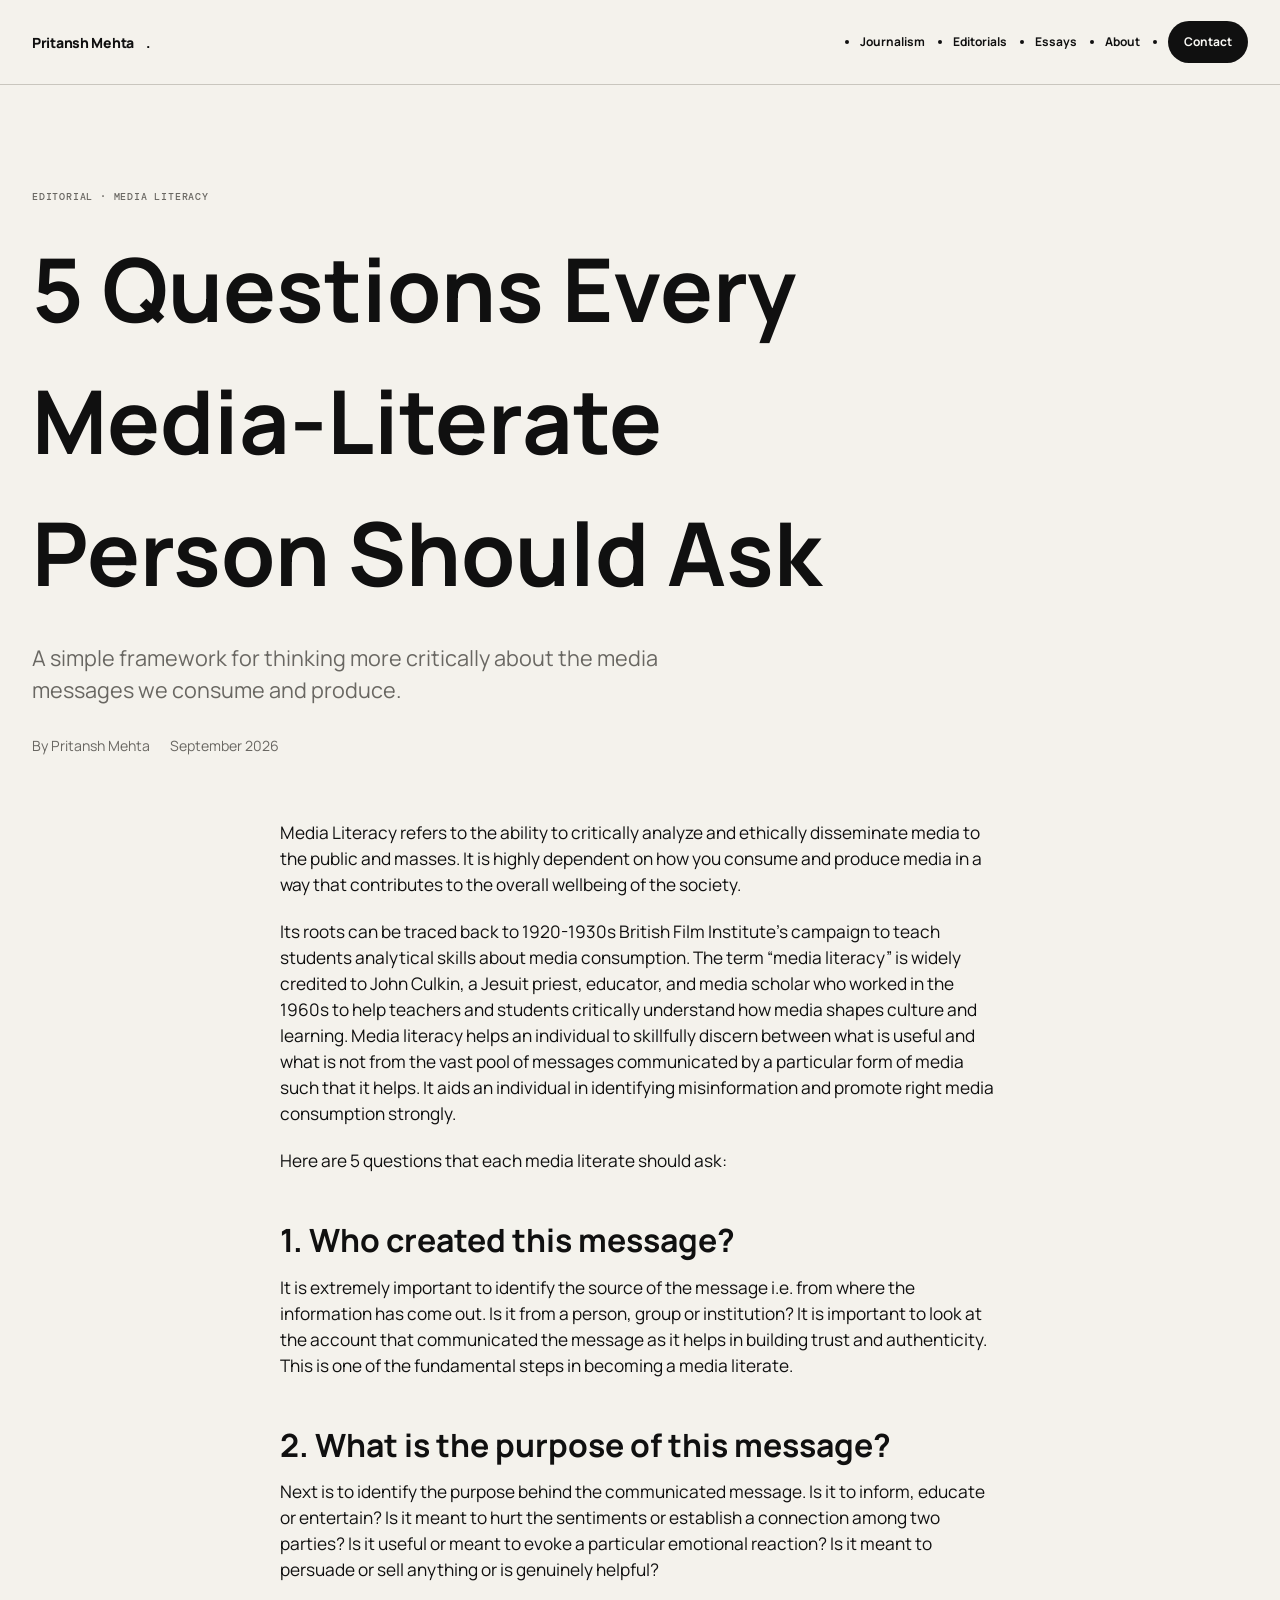
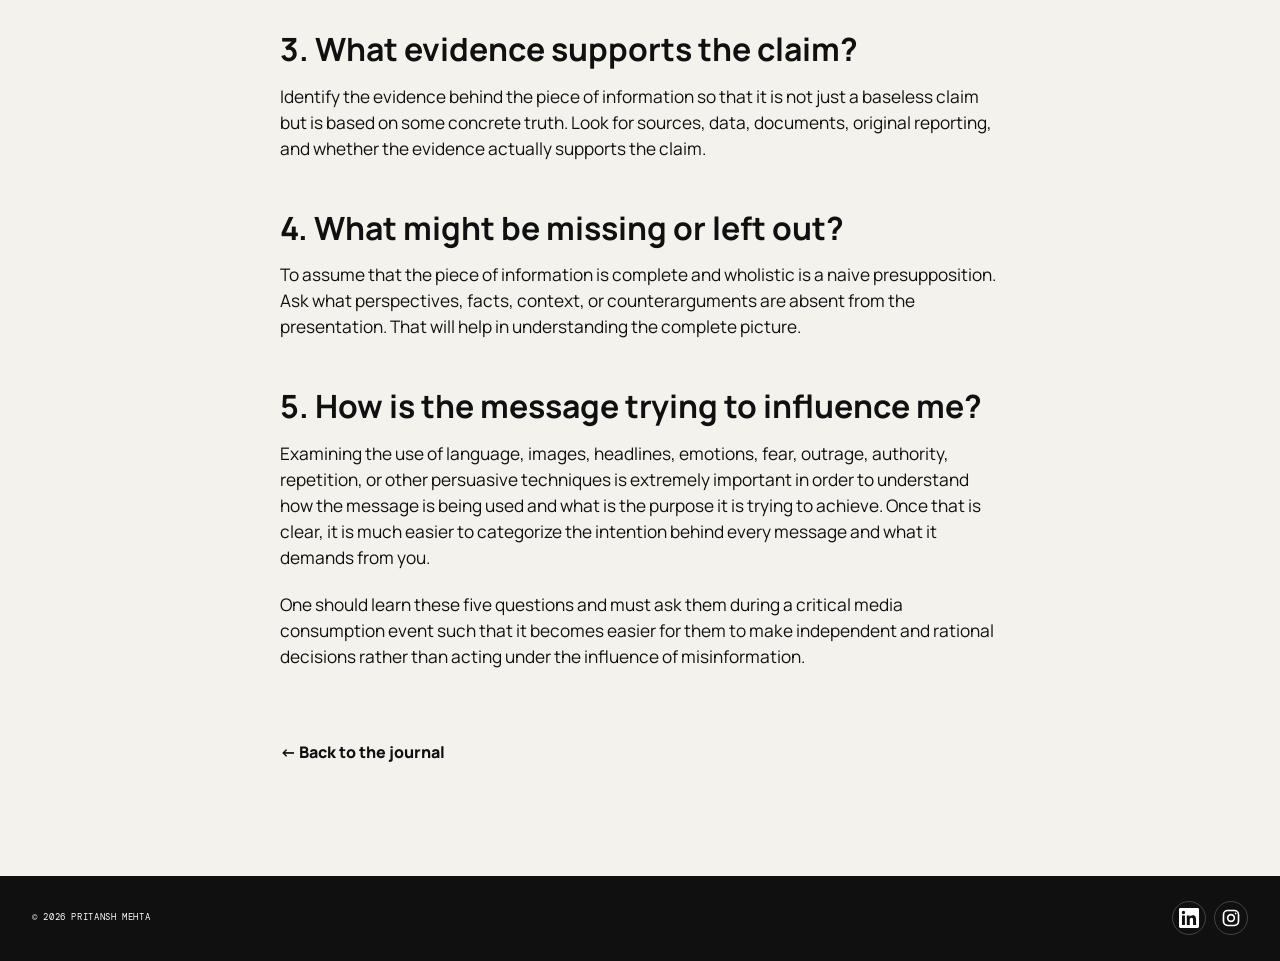
<file: five-questions-media-literacy.html>
<!doctype html>
<html lang="en">
<head>
    <!-- Google tag (gtag.js) -->
<script async src="https://www.googletagmanager.com/gtag/js?id=G-7MBBBZZJZL"></script>
<script>
  window.dataLayer = window.dataLayer || [];
  function gtag(){dataLayer.push(arguments);}
  gtag('js', new Date());

  gtag('config', 'G-7MBBBZZJZL');
</script>
  <meta charset="utf-8">
  <meta name="viewport" content="width=device-width, initial-scale=1">
  <link rel="icon" type="image/svg+xml" href="/favicon.svg">
  <link rel="apple-touch-icon" href="/logo%20pro.png">
  <meta
name="description"
content="Learn the 5 essential questions every media-literate person should ask to identify misinformation, evaluate evidence, recognize bias, and consume media critically."
>
 <title>5 Questions Every Media-Literate Person Should Ask | Pritansh Mehta</title>

    <link rel="canonical" href="https://pritanshmehta.pro/five-questions-media-literacy">

<meta property="og:type" content="article">
<meta property="og:title" content="5 Questions Every Media-Literate Person Should Ask">
<meta property="og:description" content="Learn the 5 essential questions every media-literate person should ask to identify misinformation, evaluate evidence, recognize bias, and consume media critically.">
<meta property="og:url" content="https://pritanshmehta.pro/five-questions-media-literacy">
<meta property="og:site_name" content="Pritansh Mehta">

<meta name="twitter:card" content="summary_large_image">
<meta name="twitter:title" content="5 Questions Every Media-Literate Person Should Ask">
<meta name="twitter:description" content="Learn the 5 essential questions every media-literate person should ask to identify misinformation, evaluate evidence, recognize bias, and consume media critically.">

  <link rel="stylesheet" href="/styles.css">

  <style>
    .article-page {
      padding: 6.5rem 0 7rem;
    }

    .article-header {
      max-width: 900px;
      margin-bottom: 4rem;
    }

    .article-header h1 {
      max-width: 900px;
      margin-bottom: 1.5rem;
      font-size: clamp(3rem, 7vw, 5.5rem);
    }

    .article-dek {
      max-width: 720px;
      color: var(--muted);
      font-size: clamp(1.15rem, 2vw, 1.35rem);
    }

    .article-byline {
      display: flex;
      flex-wrap: wrap;
      gap: .75rem 1.25rem;
      margin-top: 1.75rem;
      color: var(--muted);
      font-size: .88rem;
    }

    .article-body {
      max-width: 720px;
      margin: auto;
    }

    .article-body p {
      margin-bottom: 1.35rem;
      font-size: 1.08rem;
    }

    .article-body h2 {
      margin: 3rem 0 1rem;
      font-size: 2rem;
      line-height: 1.15;
    }

    .article-body ol {
      padding-left: 1.5rem;
    }

    .article-body li {
      padding-left: .5rem;
      margin-bottom: 2.5rem;
    }

    .article-body li::marker {
      color: var(--accent);
      font-weight: 800;
    }

    .article-body li h2 {
      margin-top: 0;
    }

    .article-note {
      max-width: 720px;
      margin: 0 auto 3rem;
      padding: 1rem 1.2rem;
      border-left: 3px solid var(--accent);
      background: var(--accent-soft);
      color: var(--accent);
      font-size: .9rem;
      font-weight: 700;
    }

    .unfinished-space {
      min-height: 360px;
    }

    .back-link {
      display: inline-flex;
      margin-top: 3rem;
      color: var(--accent);
      font-weight: 800;
    }

    @media (max-width: 800px) {
      .article-page {
        padding: 5rem 0 5rem;
      }

      .article-header {
        margin-bottom: 3rem;
      }

      .article-body p {
        font-size: 1.05rem;
      }
    }
  </style>

    <script type="application/ld+json">
{
  "@context": "https://schema.org",
  "@type": "Article",
  "headline": "5 Questions Every Media-Literate Person Should Ask",
  "description": "Learn the 5 essential questions every media-literate person should ask to identify misinformation, evaluate evidence, recognize bias, and consume media critically.",
  "author": {
    "@type": "Person",
    "name": "Pritansh Mehta",
    "url": "https://pritanshmehta.pro/"
  },
  "publisher": {
    "@type": "Person",
    "name": "Pritansh Mehta"
  },
  "mainEntityOfPage": {
    "@type": "WebPage",
    "@id": "https://pritanshmehta.pro/five-questions-media-literacy"
  }
}
</script>

</head>

<body>

  <a class="skip-link" href="#main">Skip to content</a>

  <header class="site-header">
    <div class="container nav-wrap">

      <a class="brand" href="/" aria-label="Pritansh Mehta home">
        Pritansh Mehta<span>.</span>
      </a>

      <nav aria-label="Main navigation">
        <ul class="nav-links">
          <li><a href="/#journalism">Journalism</a></li>
          <li><a href="/#editorials">Editorials</a></li>
          <li><a href="/#essays">Essays</a></li>
          <li><a href="/#about">About</a></li>
          <li>
            <a class="nav-contact" href="/#contact">Contact</a>
          </li>
        </ul>
      </nav>

    </div>
  </header>


  <main id="main">

    <article class="article-page container">

      <header class="article-header">

        <p class="eyebrow">Editorial · Media Literacy</p>

<h1>
5 Questions Every Media-Literate Person Should Ask
</h1>

        <p class="article-dek">
          A simple framework for thinking more critically about the
          media messages we consume and produce.
        </p>

        <div class="article-byline">
          <span>By Pritansh Mehta</span>
          <span>September 2026</span>
          
        </div>

      </header>


      <div class="article-body">

        <p>
          Media Literacy refers to the ability to critically analyze and
          ethically disseminate media to the public and masses. It is highly
          dependent on how you consume and produce media in a way that
          contributes to the overall wellbeing of the society. </p>
          
           <p>
               
               Its roots can
          be traced back to 1920-1930s British Film Institute's campaign to
          teach students analytical skills about media consumption. The term
          “media literacy” is widely credited to John Culkin, a Jesuit priest,
          educator, and media scholar who worked in the 1960s to help teachers
          and students critically understand how media shapes culture and
          learning. Media literacy helps an individual to skillfully discern
          between what is useful and what is not from the vast pool of
          messages communicated by a particular form of media such that it
          helps. It aids an individual in identifying misinformation and
          promote right media consumption strongly.
        </p>

        <p>
          Here are 5 questions that each media literate should ask:
        </p>

                  <section>
            <h2>
              1. Who created this message?
            </h2>

            <p>
              It is extremely important to identify the source of the message
              i.e. from where the information has come out. Is it from a
              person, group or institution? It is important to look at the
              account that communicated the message as it helps in building
              trust and authenticity. This is one of the fundamental steps
              in becoming a media literate.
            </p>

                         </section>

               <section>
                   
            <h2>
              2. What is the purpose of this message?
            </h2>

            <p>
              Next is to identify the purpose behind the communicated message.
              Is it to inform, educate or entertain? Is it meant to hurt the
              sentiments or establish a connection among two parties? Is it
              useful or meant to evoke a particular emotional reaction? Is it
              meant to persuade or sell anything or is genuinely helpful?
            </p>


                    </section>

              <section>
                  
            <h2>
              3. What evidence supports the claim?
            </h2>

               <p>
             Identify the evidence behind the piece of information so that it is not just a baseless claim but is based on some concrete truth. Look for sources, data, documents, original reporting, and whether the evidence actually supports the claim.

            </p>

                  </section>

                  <section>
                      
              <h2>
             4. What might be missing or left out?
            </h2>

 <p>
             To assume that the piece of information is complete and wholistic is a naive presupposition. Ask what perspectives, facts, context, or counterarguments are absent from the presentation. That will help in understanding the complete picture.


            </p>

                        </section>

               <section>
                   
<h2>
       5. How is the message trying to influence me?
            </h2>              

   <p>
            Examining the use of language, images, headlines, emotions, fear, outrage, authority, repetition, or other persuasive techniques is extremely important in order to understand how the message is being used and what is the purpose it is trying to achieve. Once that is clear, it is much easier to categorize the intention behind every message and what it demands from you.


            </p>            

                     </section>

             <section>

               <p>
           One should learn these five questions and must ask them during a critical media consumption event such that it becomes easier for them to make independent and rational decisions rather than acting under the influence of misinformation. 
     </p> 
                 
</section>

        <a class="back-link" href="/">
          ← Back to the journal
        </a>

      </div>

    </article>

  </main>


  <footer class="site-footer">
    <div class="container footer-inner"><p>© 2026 Pritansh Mehta</p>
<div class="footer-socials">
  <a href="https://www.linkedin.com/in/pritanshmehta/"
     target="_blank"
     rel="noopener noreferrer"
     aria-label="LinkedIn">
    <svg viewBox="0 0 24 24" width="20" height="20"
         fill="currentColor" aria-hidden="true">
      <path d="M20.45 20.45h-3.56v-5.57c0-1.33-.02-3.04-1.85-3.04-1.85 0-2.13 1.45-2.13 2.94v5.67H9.35V9h3.42v1.56h.05c.48-.9 1.64-1.85 3.37-1.85 3.6 0 4.27 2.37 4.27 5.46v6.28ZM5.34 7.43a2.06 2.06 0 1 1 0-4.12 2.06 2.06 0 0 1 0 4.12ZM7.12 20.45H3.56V9h3.56v11.45ZM22.22 0H1.77C.79 0 0 .77 0 1.72v20.56C0 23.23.79 24 1.77 24h20.45c.98 0 1.78-.77 1.78-1.72V1.72C24 .77 23.2 0 22.22 0Z"/>
    </svg>
  </a>

  <a href="https://www.instagram.com/pritansh.mehta/"
     target="_blank"
     rel="noopener noreferrer"
     aria-label="Instagram">
    <svg viewBox="0 0 24 24" width="20" height="20"
         fill="none" stroke="currentColor" stroke-width="2"
         aria-hidden="true">
      <rect x="3" y="3" width="18" height="18" rx="5"/>
      <circle cx="12" cy="12" r="4"/>
      <circle cx="17.5" cy="6.5" r="1" fill="currentColor" stroke="none"/>
    </svg>
  </a>
</div>
</div>
  </footer>

</body>
</html>
</file>
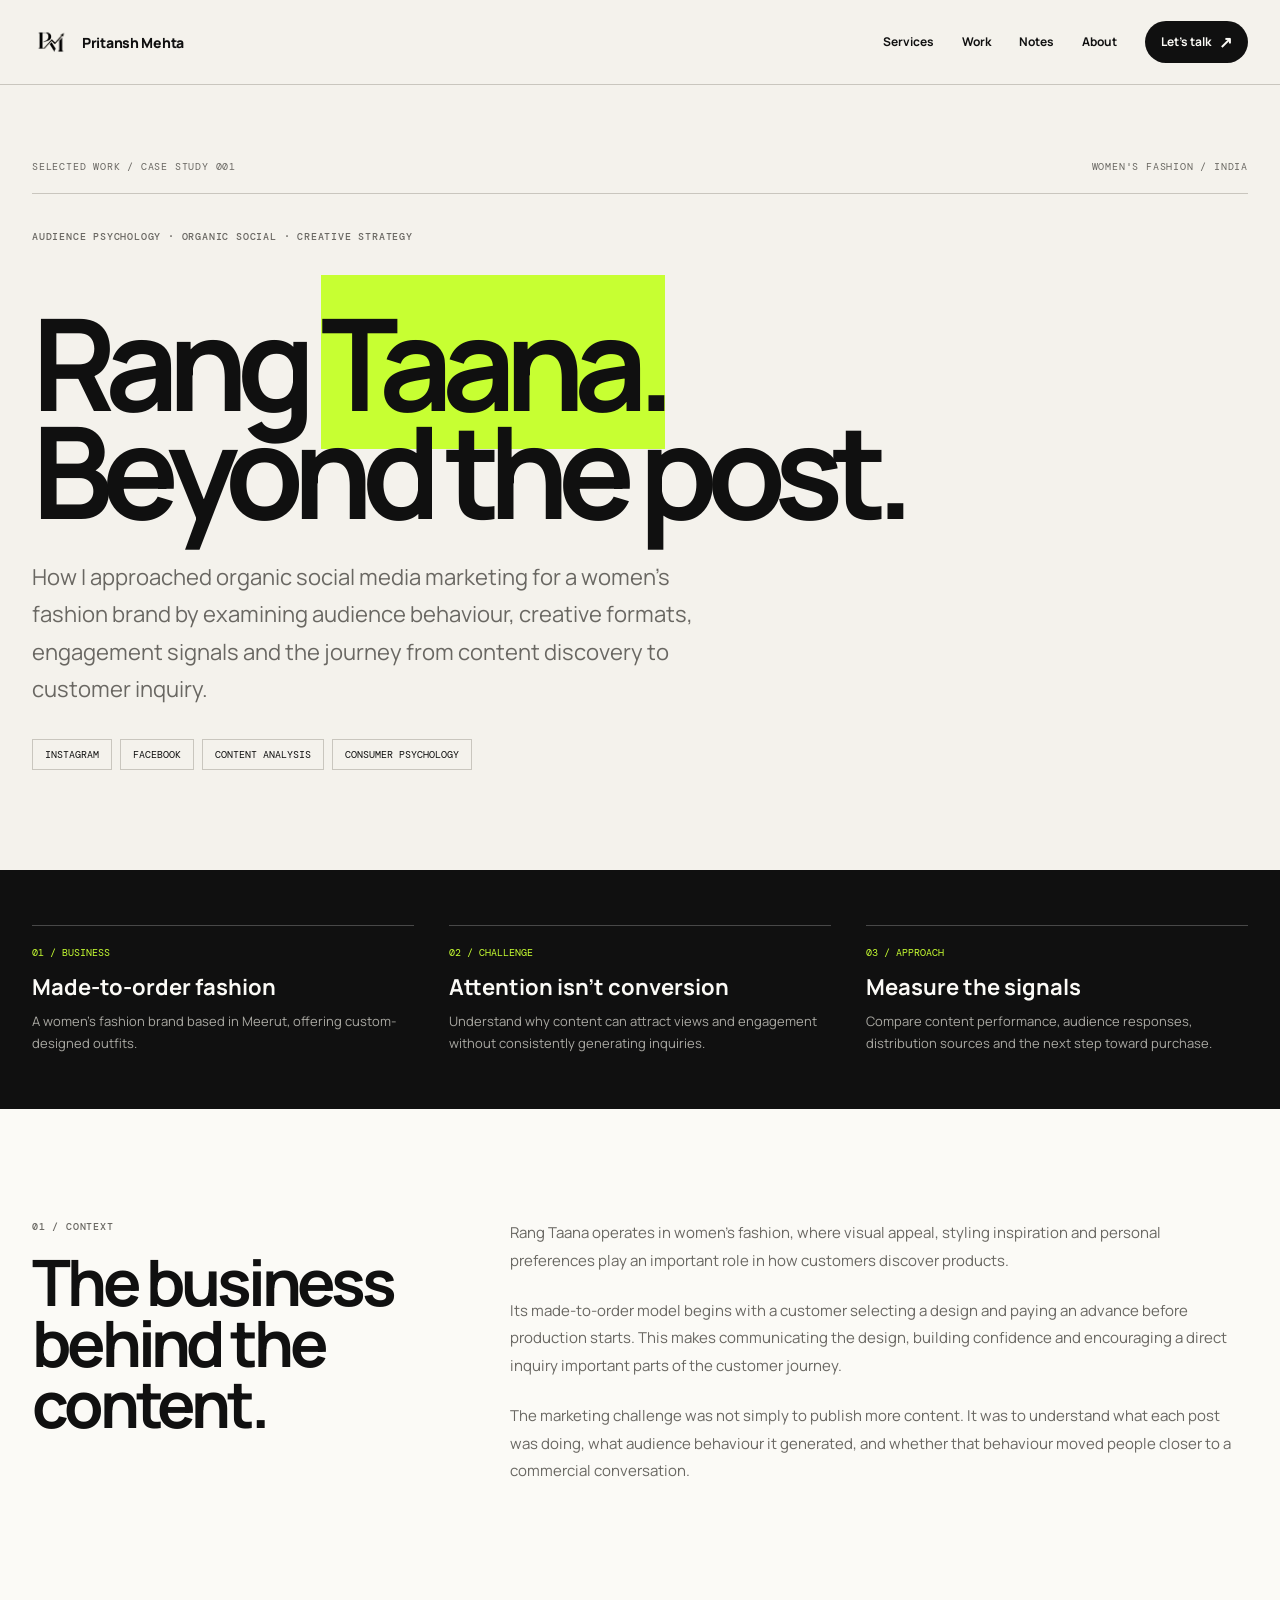
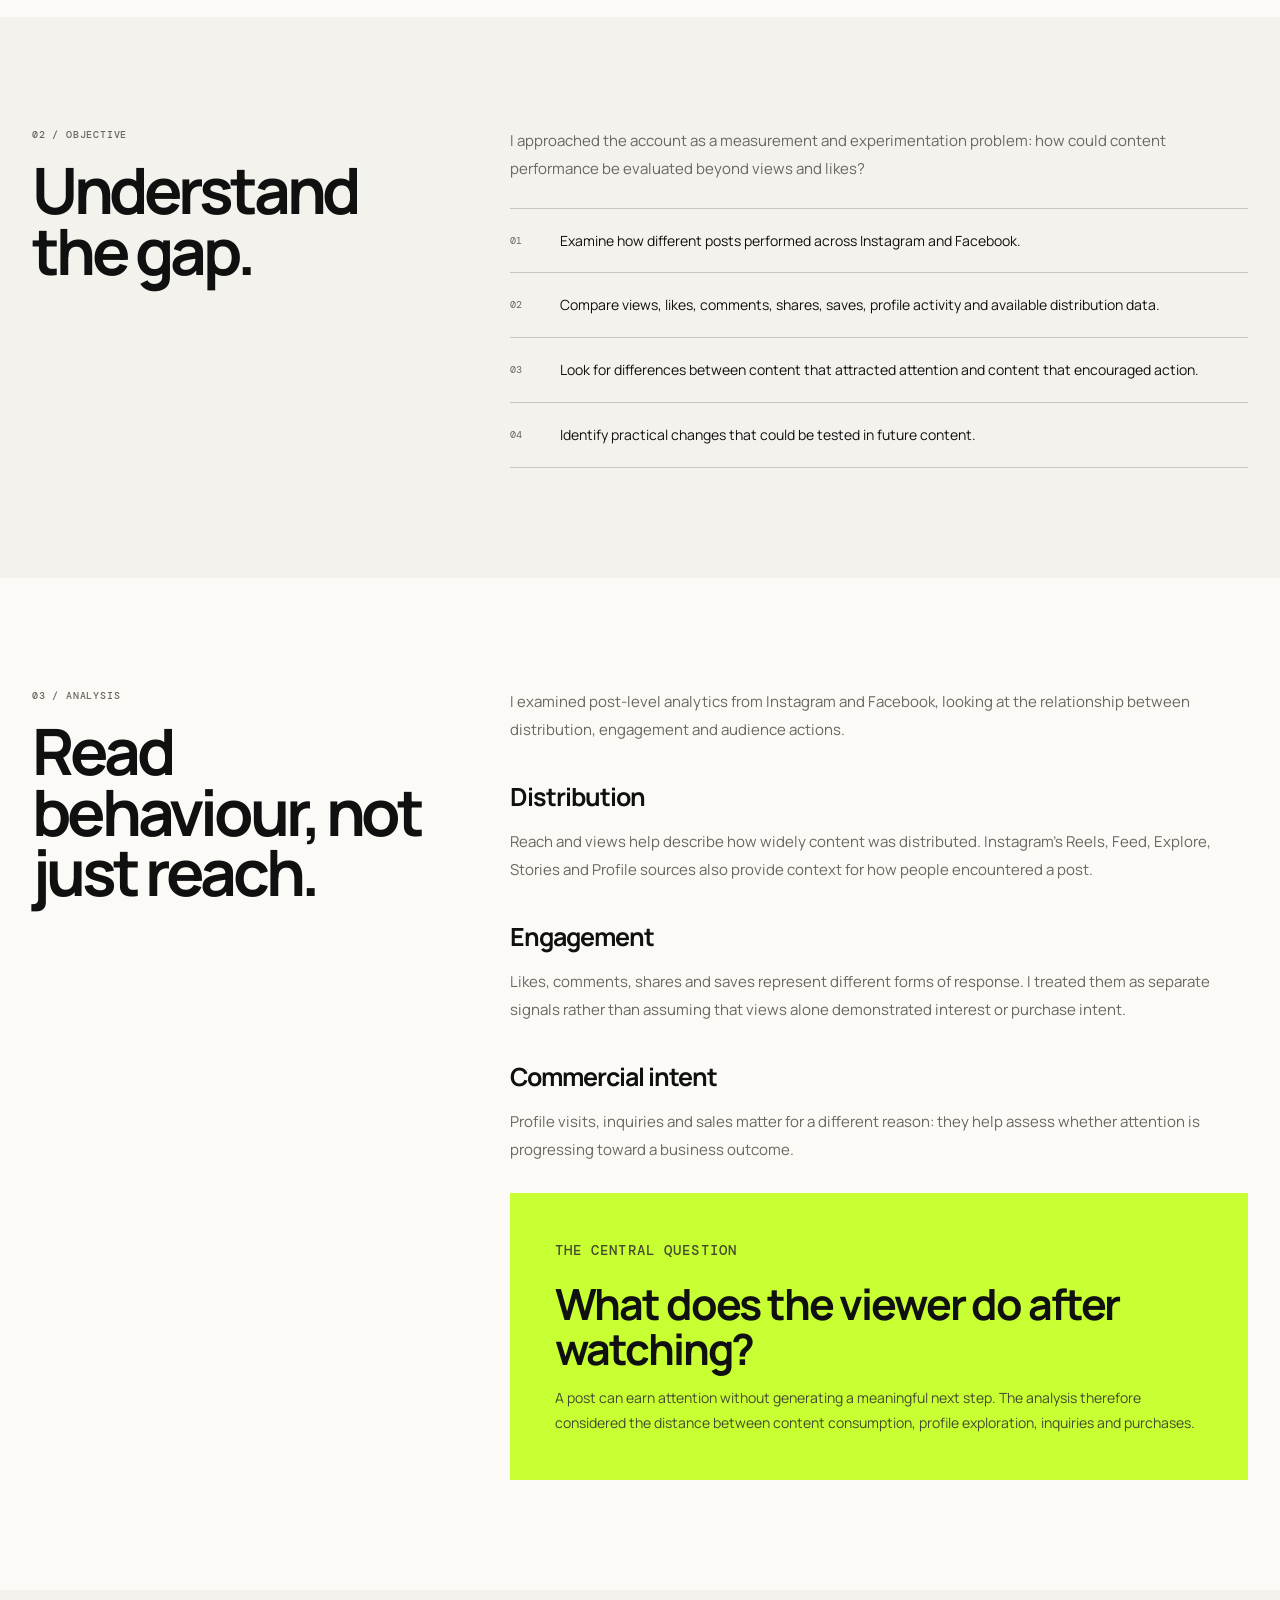
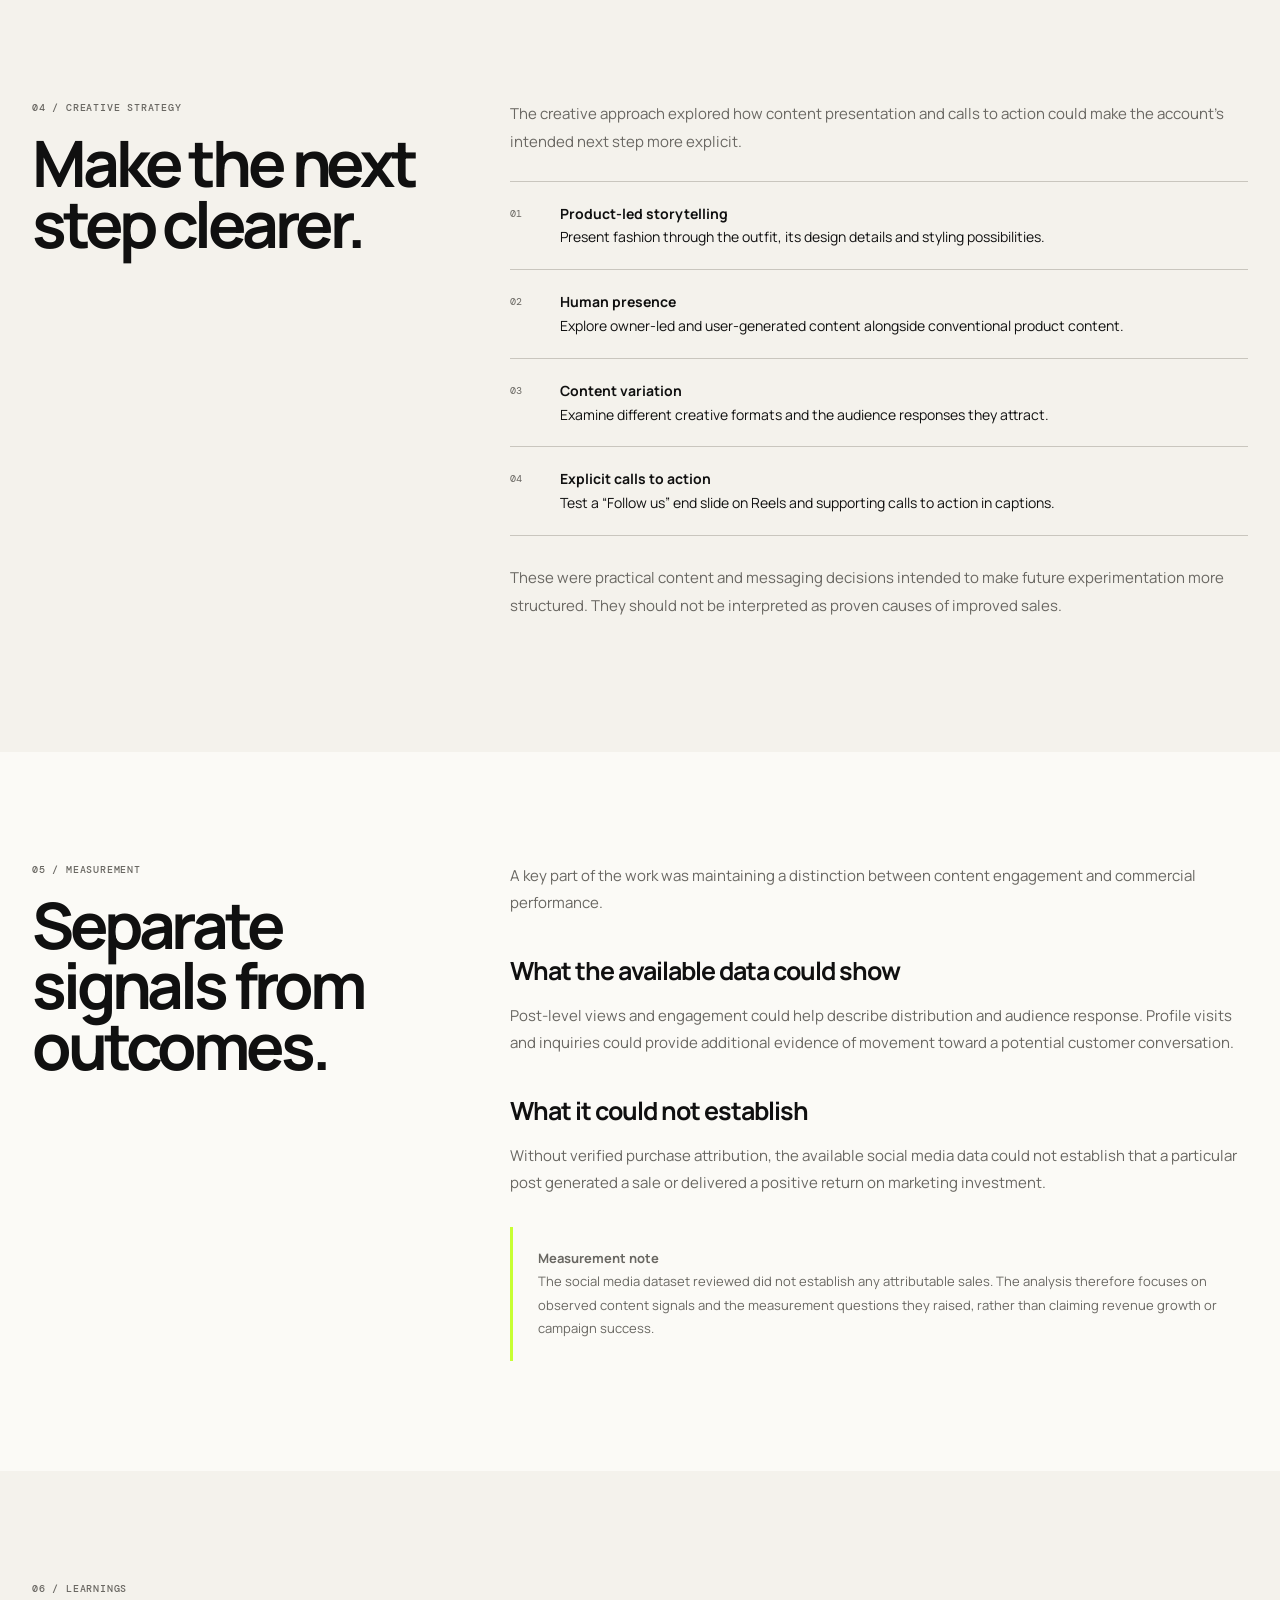
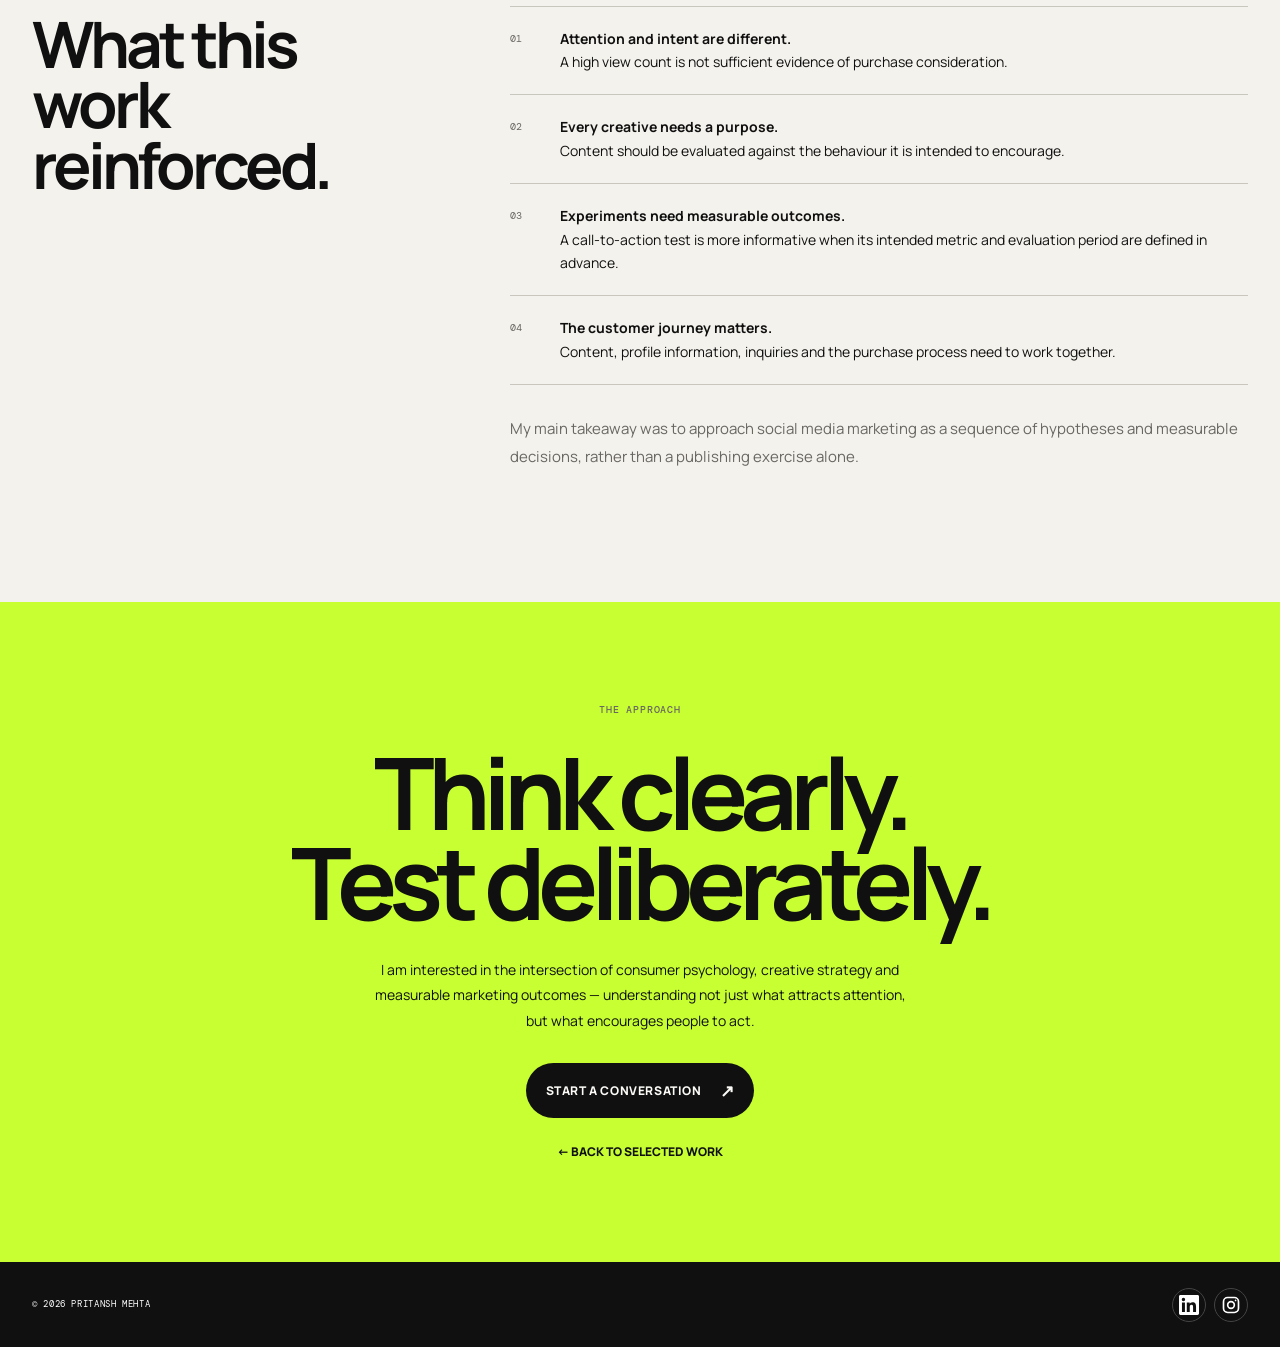
<file: rang-taana-case-study.html>
<!DOCTYPE html>
<html lang="en">
<head>
  <meta charset="UTF-8">
  <meta name="viewport" content="width=device-width, initial-scale=1.0">
  <link rel="icon" type="image/svg+xml" href="/favicon.svg">
  <link rel="apple-touch-icon" href="/logo%20pro.png">

  <title>Rang Taana Case Study | Pritansh Mehta</title>

  <meta name="description" content="A digital marketing portfolio case study exploring audience psychology, organic social content, creative testing and conversion challenges for Rang Taana, a women's fashion brand.">

  <meta name="author" content="Pritansh Mehta">
  <link rel="canonical" href="https://pritanshmehta.pro/rang-taana-case-study.html">
  <link rel="stylesheet" href="/styles.css">

  <style>
    .case-hero {
      padding: 75px 0 100px;
      background: var(--bg);
    }

    .case-topline {
      display: flex;
      justify-content: space-between;
      gap: 20px;
      padding-bottom: 20px;
      border-bottom: 1px solid var(--line);
      font: 10px 'DM Mono', monospace;
      text-transform: uppercase;
      letter-spacing: .08em;
      color: var(--muted);
    }

    .case-hero h1 {
      font-size: clamp(60px, 10vw, 140px);
      line-height: .84;
      letter-spacing: -.085em;
      max-width: 1100px;
      margin: 65px 0 35px;
    }

    .case-hero h1 span {
      background: var(--acid);
      display: inline;
    }

    .case-intro {
      max-width: 700px;
      font-size: clamp(17px, 2vw, 22px);
      line-height: 1.7;
      color: var(--muted);
    }

    .case-tags {
      display: flex;
      flex-wrap: wrap;
      gap: 8px;
      margin-top: 30px;
    }

    .case-tags span {
      border: 1px solid var(--line);
      padding: 8px 12px;
      font: 10px 'DM Mono', monospace;
      text-transform: uppercase;
    }

    .case-banner {
      background: var(--ink);
      color: var(--paper);
      padding: 55px 0;
    }

    .case-banner-grid {
      display: grid;
      grid-template-columns: repeat(3, 1fr);
      gap: 35px;
    }

    .case-banner-item {
      border-top: 1px solid #484848;
      padding-top: 20px;
    }

    .case-banner-item span {
      display: block;
      font: 10px 'DM Mono', monospace;
      color: var(--acid);
      text-transform: uppercase;
      margin-bottom: 15px;
    }

    .case-banner-item h3 {
      font-size: 22px;
      line-height: 1.2;
      margin-bottom: 10px;
    }

    .case-banner-item p {
      color: #aaa9a3;
      font-size: 13px;
      line-height: 1.7;
    }

    .case-section {
      padding: 110px 0;
      background: var(--paper);
    }

    .case-section.alt {
      background: var(--bg);
    }

    .case-grid {
      display: grid;
      grid-template-columns: .7fr 1.3fr;
      gap: 80px;
    }

    .case-section h2 {
      font-size: clamp(38px, 5vw, 68px);
      line-height: .95;
      letter-spacing: -.065em;
      margin: 18px 0 25px;
    }

    .case-copy {
      max-width: 760px;
    }

    .case-copy > p {
      color: var(--muted);
      line-height: 1.85;
      font-size: 15px;
      margin-bottom: 22px;
    }

    .case-copy h3 {
      font-size: 25px;
      letter-spacing: -.04em;
      margin: 35px 0 12px;
    }

    .case-list {
      list-style: none;
      border-top: 1px solid var(--line);
      margin-top: 25px;
    }

    .case-list li {
      padding: 20px 0;
      border-bottom: 1px solid var(--line);
      display: grid;
      grid-template-columns: 35px 1fr;
      gap: 15px;
      line-height: 1.7;
      font-size: 14px;
    }

    .case-list li span {
      font: 10px 'DM Mono', monospace;
      color: var(--muted);
      padding-top: 5px;
    }

    .case-highlight {
      background: var(--acid);
      padding: 45px;
      margin-top: 30px;
    }

    .case-highlight .eyebrow {
      color: #444b2f;
    }

    .case-highlight h3 {
      font-size: clamp(27px, 3.5vw, 43px);
      line-height: 1.05;
      letter-spacing: -.05em;
      margin: 15px 0;
    }

    .case-highlight p {
      color: #444b2f;
      line-height: 1.75;
      font-size: 14px;
    }

    .case-disclaimer {
      border-left: 3px solid var(--acid);
      padding: 20px 25px;
      background: var(--paper);
      font-size: 13px;
      line-height: 1.8;
      color: var(--muted);
      margin-top: 30px;
    }

    .case-cta {
      background: var(--acid);
      padding: 100px 0;
      text-align: center;
    }

    .case-cta h2 {
      font-size: clamp(48px, 8vw, 100px);
      line-height: .9;
      letter-spacing: -.075em;
      margin: 30px auto;
      max-width: 900px;
    }

    .case-cta > .container > p:not(.section-number) {
      max-width: 550px;
      margin: 0 auto 30px;
      line-height: 1.8;
      font-size: 14px;
    }

    .case-back {
      display: inline-block;
      margin-top: 25px;
      font-size: 12px;
      font-weight: 800;
      text-transform: uppercase;
    }

    @media (max-width: 800px) {
      .container {
        width: min(calc(100% - 36px), var(--max));
      }

      .nav-wrap {
        align-items: center;
        padding: 0;
        flex-direction: row;
      }

      .nav-links {
        flex-wrap: wrap;
        gap: 16px;
      }

      .case-hero {
        padding: 5rem 0 5rem;
      }

      .case-hero h1 {
        max-width: 900px;
        margin: 20px 0 24px;
        font-size: clamp(48px, 14vw, 72px);
        line-height: .98;
        letter-spacing: -.085em;
      }

      .case-topline {
        flex-wrap: wrap;
      }

      .case-banner-grid,
      .case-grid {
        grid-template-columns: 1fr;
        gap: 40px;
      }

      .case-section {
        padding: 75px 0;
      }

      .case-highlight {
        padding: 28px;
      }

      .case-cta {
        padding: 75px 0;
      }
    }
  </style>
</head>

<body>
  <a class="skip-link" href="#main">Skip to content</a>

  <header class="site-header">
    <div class="container nav-wrap">
      <a class="brand" href="/" aria-label="Pritansh Mehta home">
        <span class="brand-mark">
          <img src="/logo%20pro.png" alt="Pritansh Mehta logo">
        </span>
        <span class="brand-name">Pritansh Mehta</span>
      </a>

      <nav class="nav-links" aria-label="Main navigation">
        <a href="/#capabilities">Services</a>
        <a href="/#practice">Work</a>
        <a href="/#notes">Notes</a>
        <a href="/#about">About</a>
        <a class="nav-contact" href="/#contact">Let's talk <span>↗</span></a>
      </nav>
    </div>
  </header>

  <main id="main">

    <!-- HERO -->

    <section class="case-hero">
      <div class="container">

        <div class="case-topline">
          <span>Selected work / Case study 001</span>
          <span>Women's fashion / India</span>
        </div>

        <p class="eyebrow" style="margin-top: 35px;">
          Audience psychology · Organic social · Creative strategy
        </p>

        <h1>
          Rang <span>Taana.</span><br>
          Beyond the post.
        </h1>

        <p class="case-intro">
          How I approached organic social media marketing for a
          women's fashion brand by examining audience behaviour,
          creative formats, engagement signals and the journey
          from content discovery to customer inquiry.
        </p>

        <div class="case-tags">
          <span>Instagram</span>
          <span>Facebook</span>
          <span>Content analysis</span>
          <span>Consumer psychology</span>
        </div>

      </div>
    </section>

    <!-- PROJECT OVERVIEW -->

    <section class="case-banner">
      <div class="container case-banner-grid">

        <div class="case-banner-item">
          <span>01 / Business</span>
          <h3>Made-to-order fashion</h3>
          <p>
            A women's fashion brand based in Meerut, offering
            custom-designed outfits.
          </p>
        </div>

        <div class="case-banner-item">
          <span>02 / Challenge</span>
          <h3>Attention isn't conversion</h3>
          <p>
            Understand why content can attract views and
            engagement without consistently generating inquiries.
          </p>
        </div>

        <div class="case-banner-item">
          <span>03 / Approach</span>
          <h3>Measure the signals</h3>
          <p>
            Compare content performance, audience responses,
            distribution sources and the next step toward purchase.
          </p>
        </div>

      </div>
    </section>

    <!-- CONTEXT -->

    <section class="case-section">
      <div class="container case-grid">

        <div>
          <p class="section-number">01 / CONTEXT</p>
          <h2>The business behind the content.</h2>
        </div>

        <div class="case-copy">
          <p>
            Rang Taana operates in women's fashion, where visual
            appeal, styling inspiration and personal preferences
            play an important role in how customers discover
            products.
          </p>

          <p>
            Its made-to-order model begins with a customer
            selecting a design and paying an advance before
            production starts. This makes communicating the
            design, building confidence and encouraging a direct
            inquiry important parts of the customer journey.
          </p>

          <p>
            The marketing challenge was not simply to publish
            more content. It was to understand what each post
            was doing, what audience behaviour it generated,
            and whether that behaviour moved people closer
            to a commercial conversation.
          </p>
        </div>

      </div>
    </section>

    <!-- OBJECTIVE -->

    <section class="case-section alt">
      <div class="container case-grid">

        <div>
          <p class="section-number">02 / OBJECTIVE</p>
          <h2>Understand the gap.</h2>
        </div>

        <div class="case-copy">
          <p>
            I approached the account as a measurement and
            experimentation problem: how could content performance
            be evaluated beyond views and likes?
          </p>

          <ul class="case-list">
            <li>
              <span>01</span>
              Examine how different posts performed across
              Instagram and Facebook.
            </li>
            <li>
              <span>02</span>
              Compare views, likes, comments, shares, saves,
              profile activity and available distribution data.
            </li>
            <li>
              <span>03</span>
              Look for differences between content that attracted
              attention and content that encouraged action.
            </li>
            <li>
              <span>04</span>
              Identify practical changes that could be tested
              in future content.
            </li>
          </ul>
        </div>

      </div>
    </section>

    <!-- ANALYSIS -->

    <section class="case-section">
      <div class="container case-grid">

        <div>
          <p class="section-number">03 / ANALYSIS</p>
          <h2>Read behaviour, not just reach.</h2>
        </div>

        <div class="case-copy">
          <p>
            I examined post-level analytics from Instagram and
            Facebook, looking at the relationship between
            distribution, engagement and audience actions.
          </p>

          <h3>Distribution</h3>
          <p>
            Reach and views help describe how widely content
            was distributed. Instagram's Reels, Feed, Explore,
            Stories and Profile sources also provide context
            for how people encountered a post.
          </p>

          <h3>Engagement</h3>
          <p>
            Likes, comments, shares and saves represent different
            forms of response. I treated them as separate signals
            rather than assuming that views alone demonstrated
            interest or purchase intent.
          </p>

          <h3>Commercial intent</h3>
          <p>
            Profile visits, inquiries and sales matter for a
            different reason: they help assess whether attention
            is progressing toward a business outcome.
          </p>

          <div class="case-highlight">
            <p class="eyebrow">The central question</p>
            <h3>What does the viewer do after watching?</h3>
            <p>
              A post can earn attention without generating
              a meaningful next step. The analysis therefore
              considered the distance between content consumption,
              profile exploration, inquiries and purchases.
            </p>
          </div>
        </div>

      </div>
    </section>

    <!-- CREATIVE STRATEGY -->

    <section class="case-section alt">
      <div class="container case-grid">

        <div>
          <p class="section-number">04 / CREATIVE STRATEGY</p>
          <h2>Make the next step clearer.</h2>
        </div>

        <div class="case-copy">
          <p>
            The creative approach explored how content presentation
            and calls to action could make the account's intended
            next step more explicit.
          </p>

          <ul class="case-list">
            <li>
              <span>01</span>
              <div>
                <strong>Product-led storytelling</strong><br>
                Present fashion through the outfit, its design
                details and styling possibilities.
              </div>
            </li>

            <li>
              <span>02</span>
              <div>
                <strong>Human presence</strong><br>
                Explore owner-led and user-generated content
                alongside conventional product content.
              </div>
            </li>

            <li>
              <span>03</span>
              <div>
                <strong>Content variation</strong><br>
                Examine different creative formats and the
                audience responses they attract.
              </div>
            </li>

            <li>
              <span>04</span>
              <div>
                <strong>Explicit calls to action</strong><br>
                Test a “Follow us” end slide on Reels and
                supporting calls to action in captions.
              </div>
            </li>
          </ul>

          <p style="margin-top: 28px;">
            These were practical content and messaging decisions
            intended to make future experimentation more
            structured. They should not be interpreted as
            proven causes of improved sales.
          </p>
        </div>

      </div>
    </section>

    <!-- MEASUREMENT -->

    <section class="case-section">
      <div class="container case-grid">

        <div>
          <p class="section-number">05 / MEASUREMENT</p>
          <h2>Separate signals from outcomes.</h2>
        </div>

        <div class="case-copy">
          <p>
            A key part of the work was maintaining a distinction
            between content engagement and commercial performance.
          </p>

          <h3>What the available data could show</h3>
          <p>
            Post-level views and engagement could help describe
            distribution and audience response. Profile visits
            and inquiries could provide additional evidence of
            movement toward a potential customer conversation.
          </p>

          <h3>What it could not establish</h3>
          <p>
            Without verified purchase attribution, the available
            social media data could not establish that a
            particular post generated a sale or delivered a
            positive return on marketing investment.
          </p>

          <div class="case-disclaimer">
            <strong>Measurement note</strong><br>
            The social media dataset reviewed did not establish
            any attributable sales. The analysis therefore
            focuses on observed content signals and the
            measurement questions they raised, rather than
            claiming revenue growth or campaign success.
          </div>
        </div>

      </div>
    </section>

    <!-- LEARNINGS -->

    <section class="case-section alt">
      <div class="container case-grid">

        <div>
          <p class="section-number">06 / LEARNINGS</p>
          <h2>What this work reinforced.</h2>
        </div>

        <div class="case-copy">

          <ul class="case-list">
            <li>
              <span>01</span>
              <div>
                <strong>Attention and intent are different.</strong><br>
                A high view count is not sufficient evidence
                of purchase consideration.
              </div>
            </li>

            <li>
              <span>02</span>
              <div>
                <strong>Every creative needs a purpose.</strong><br>
                Content should be evaluated against the
                behaviour it is intended to encourage.
              </div>
            </li>

            <li>
              <span>03</span>
              <div>
                <strong>Experiments need measurable outcomes.</strong><br>
                A call-to-action test is more informative when
                its intended metric and evaluation period
                are defined in advance.
              </div>
            </li>

            <li>
              <span>04</span>
              <div>
                <strong>The customer journey matters.</strong><br>
                Content, profile information, inquiries and
                the purchase process need to work together.
              </div>
            </li>
          </ul>

          <p style="margin-top: 30px;">
            My main takeaway was to approach social media
            marketing as a sequence of hypotheses and measurable
            decisions, rather than a publishing exercise alone.
          </p>

        </div>

      </div>
    </section>

    <!-- CLOSING -->

    <section class="case-cta">
      <div class="container">

        <p class="section-number">THE APPROACH</p>

        <h2>Think clearly.<br>Test deliberately.</h2>

        <p>
          I am interested in the intersection of consumer
          psychology, creative strategy and measurable marketing
          outcomes — understanding not just what attracts
          attention, but what encourages people to act.
        </p>

        <a class="button button-dark" href="/#contact">
          Start a conversation <span>↗</span>
        </a>

        <br>

        <a class="case-back" href="/#practice">
          ← Back to selected work
        </a>

      </div>
    </section>

  </main>

  <footer class="site-footer">
    <div class="container footer-inner"><p>© 2026 Pritansh Mehta</p>
<div class="footer-socials">
  <a href="https://www.linkedin.com/in/pritanshmehta/"
     target="_blank"
     rel="noopener noreferrer"
     aria-label="LinkedIn">
    <svg viewBox="0 0 24 24" width="20" height="20"
         fill="currentColor" aria-hidden="true">
      <path d="M20.45 20.45h-3.56v-5.57c0-1.33-.02-3.04-1.85-3.04-1.85 0-2.13 1.45-2.13 2.94v5.67H9.35V9h3.42v1.56h.05c.48-.9 1.64-1.85 3.37-1.85 3.6 0 4.27 2.37 4.27 5.46v6.28ZM5.34 7.43a2.06 2.06 0 1 1 0-4.12 2.06 2.06 0 0 1 0 4.12ZM7.12 20.45H3.56V9h3.56v11.45ZM22.22 0H1.77C.79 0 0 .77 0 1.72v20.56C0 23.23.79 24 1.77 24h20.45c.98 0 1.78-.77 1.78-1.72V1.72C24 .77 23.2 0 22.22 0Z"/>
    </svg>
  </a>

  <a href="https://www.instagram.com/pritansh.mehta/"
     target="_blank"
     rel="noopener noreferrer"
     aria-label="Instagram">
    <svg viewBox="0 0 24 24" width="20" height="20"
         fill="none" stroke="currentColor" stroke-width="2"
         aria-hidden="true">
      <rect x="3" y="3" width="18" height="18" rx="5"/>
      <circle cx="12" cy="12" r="4"/>
      <circle cx="17.5" cy="6.5" r="1" fill="currentColor" stroke="none"/>
    </svg>
  </a>
</div>
</div>
  </footer>

</body>
</html>
</file>
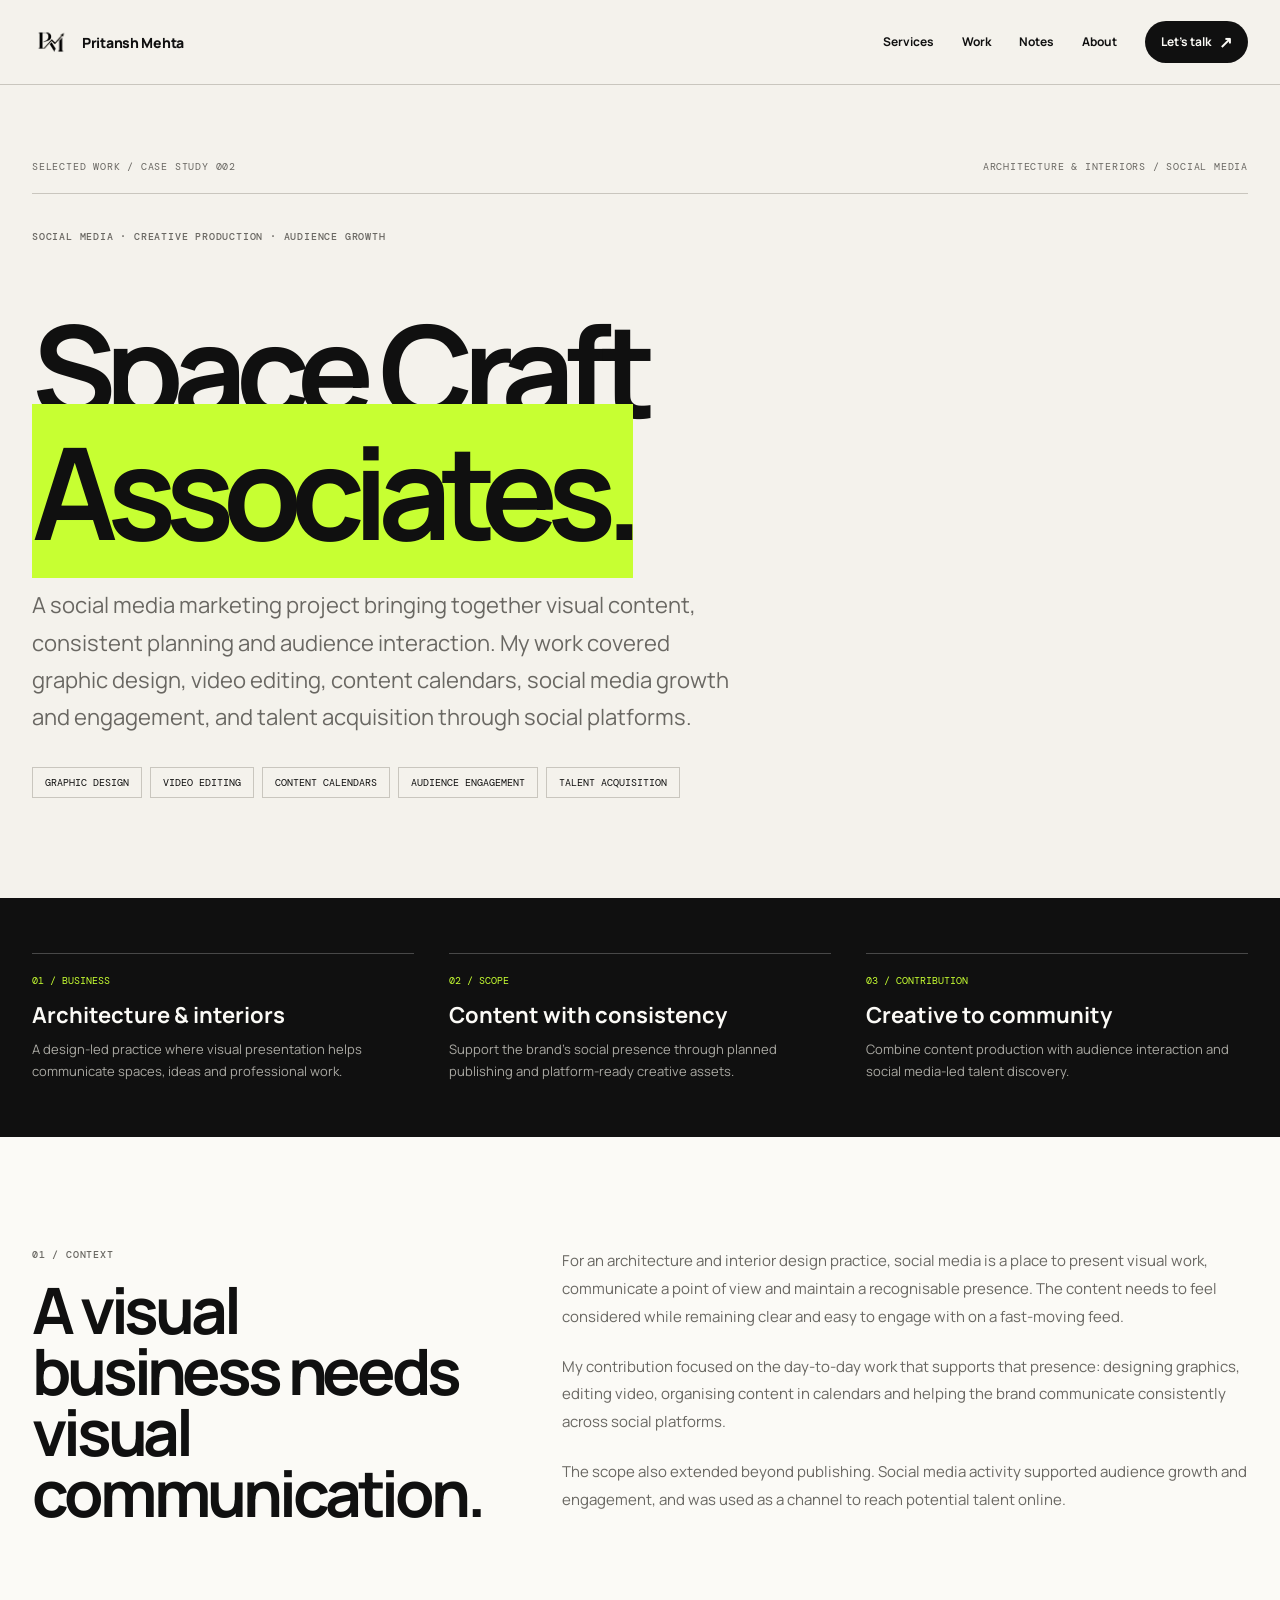
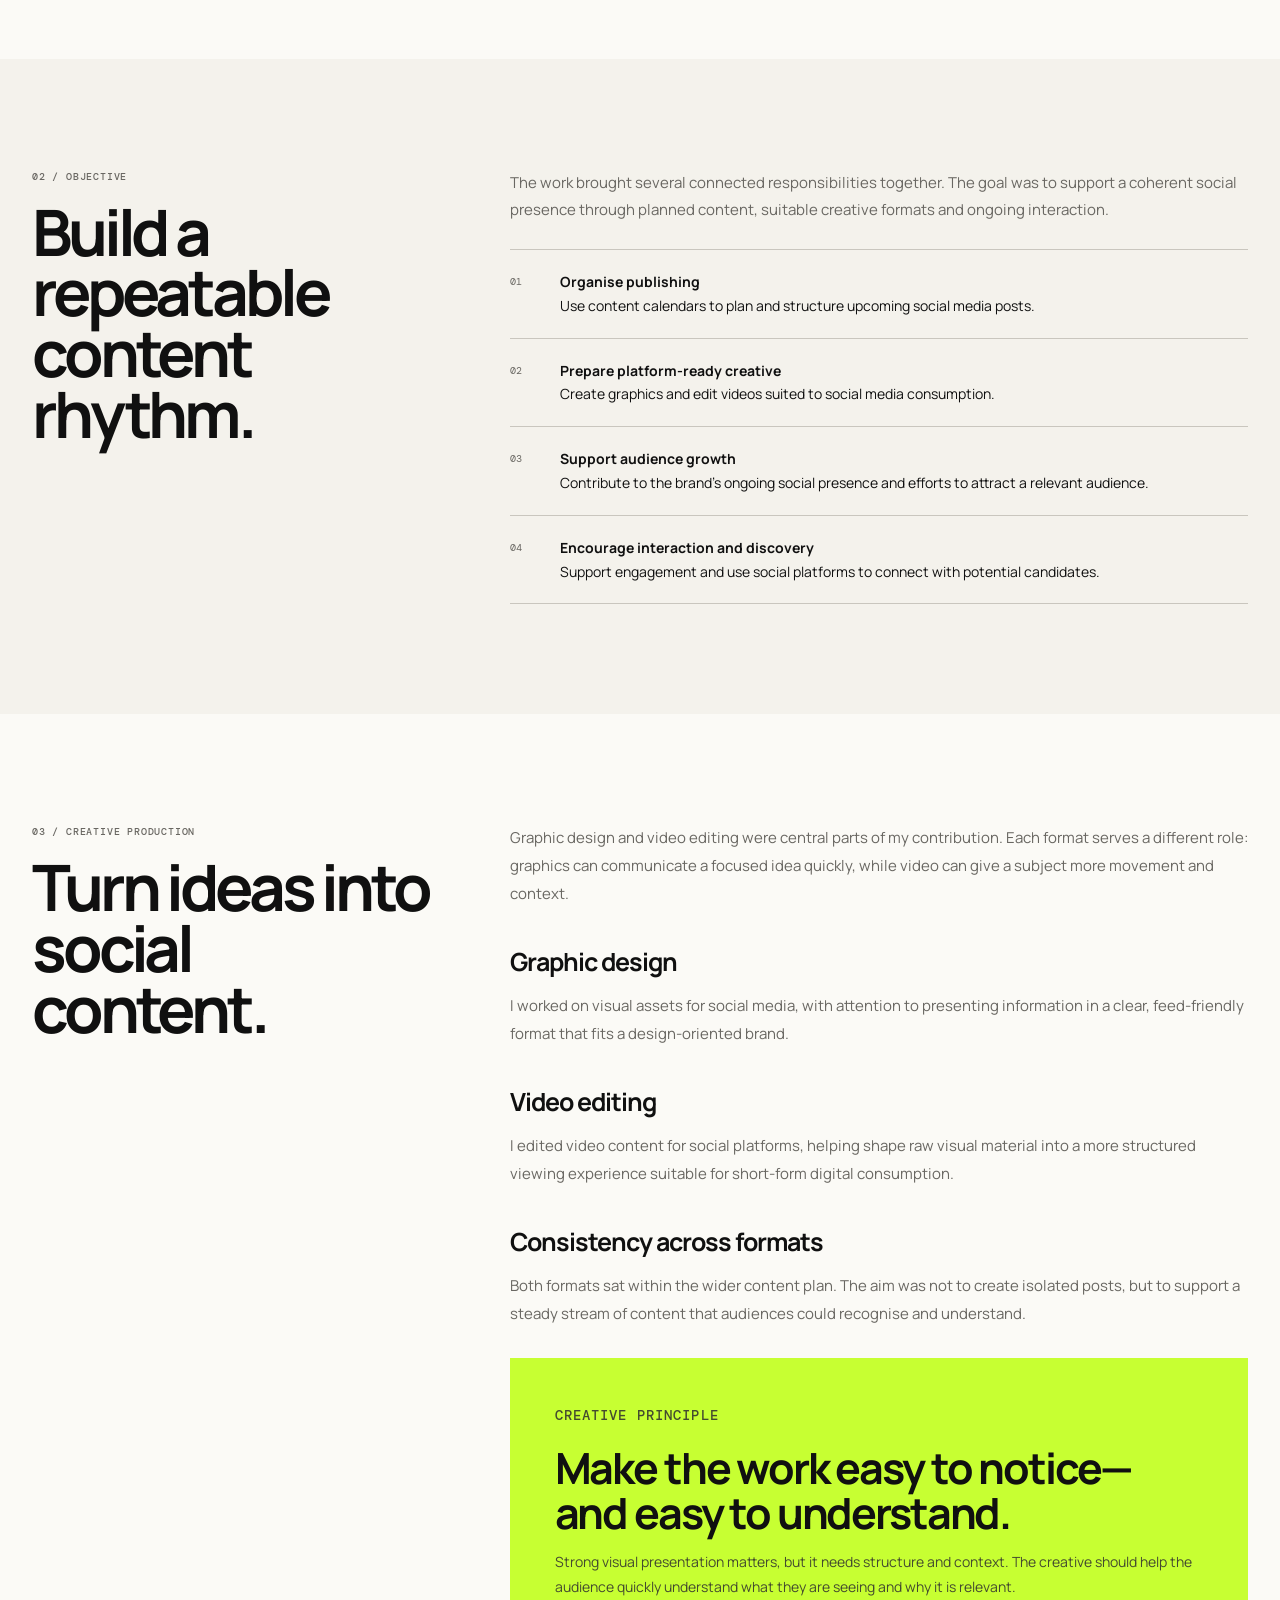
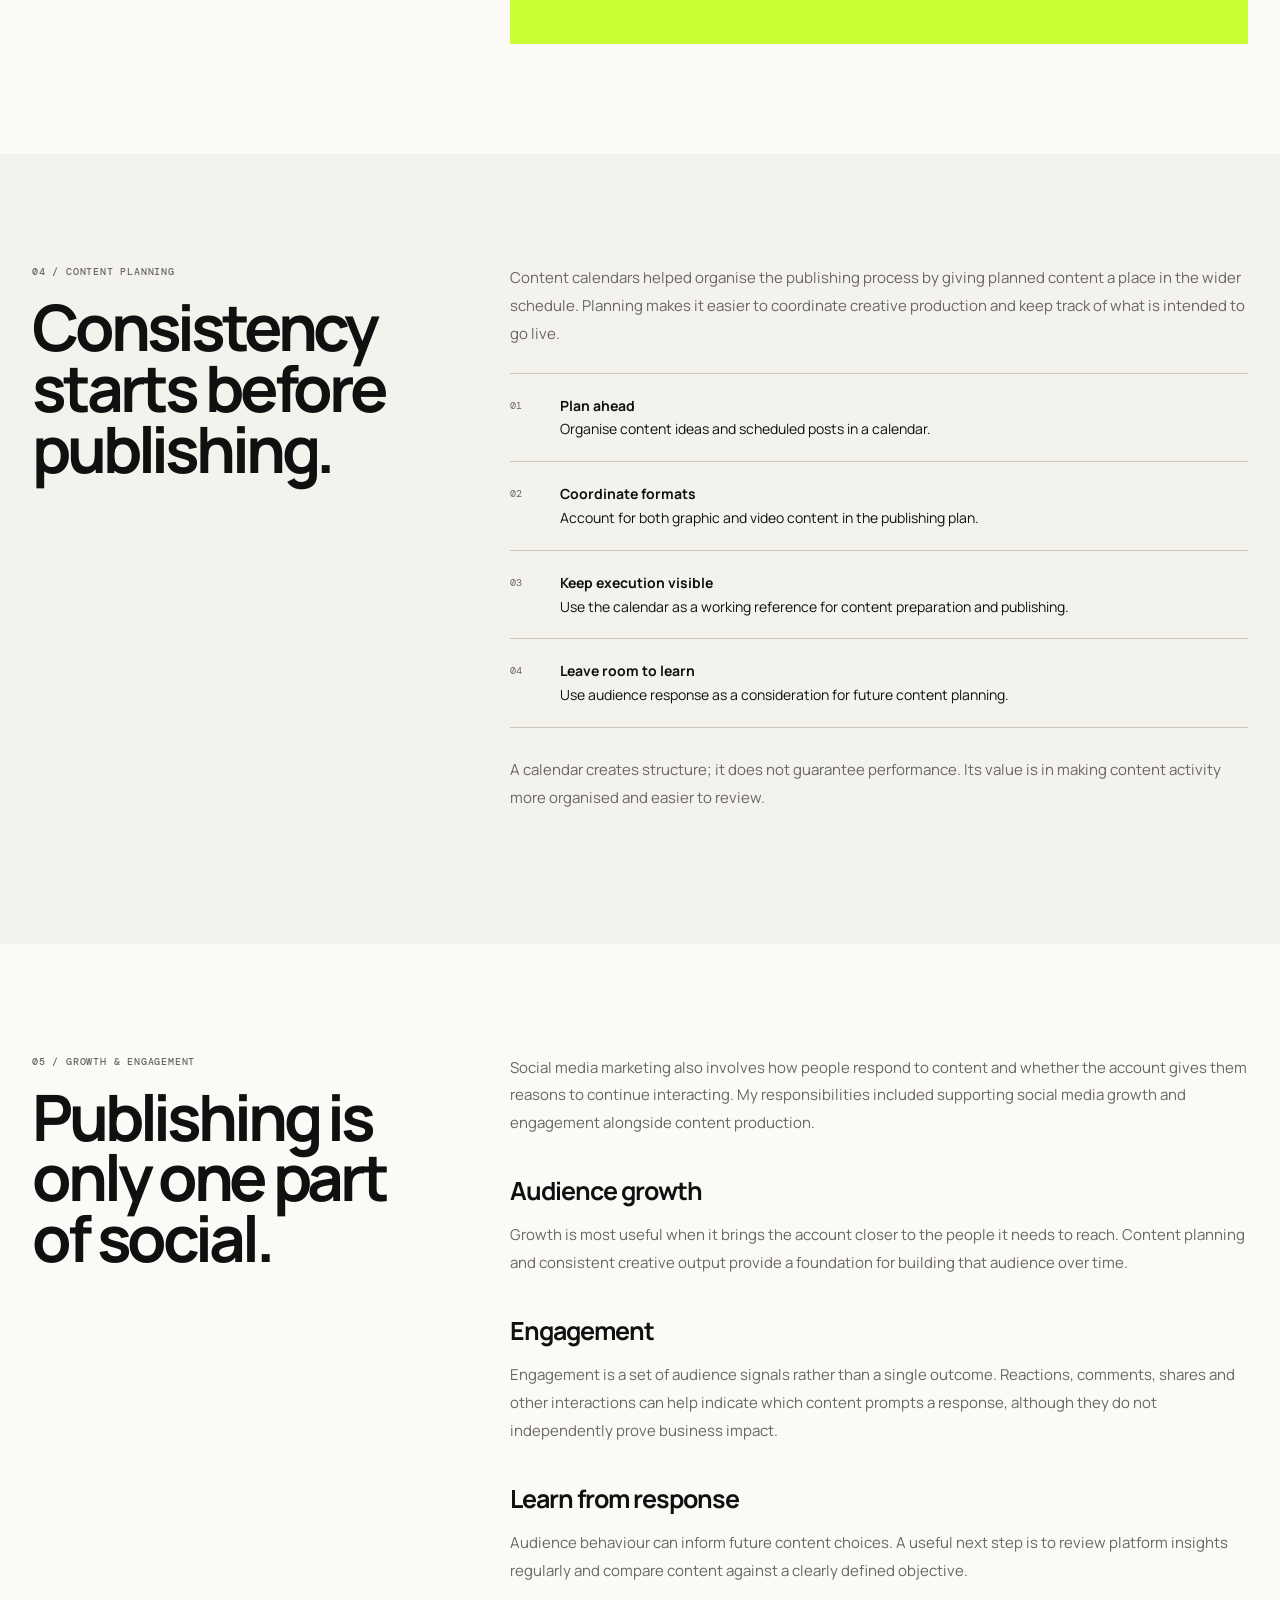
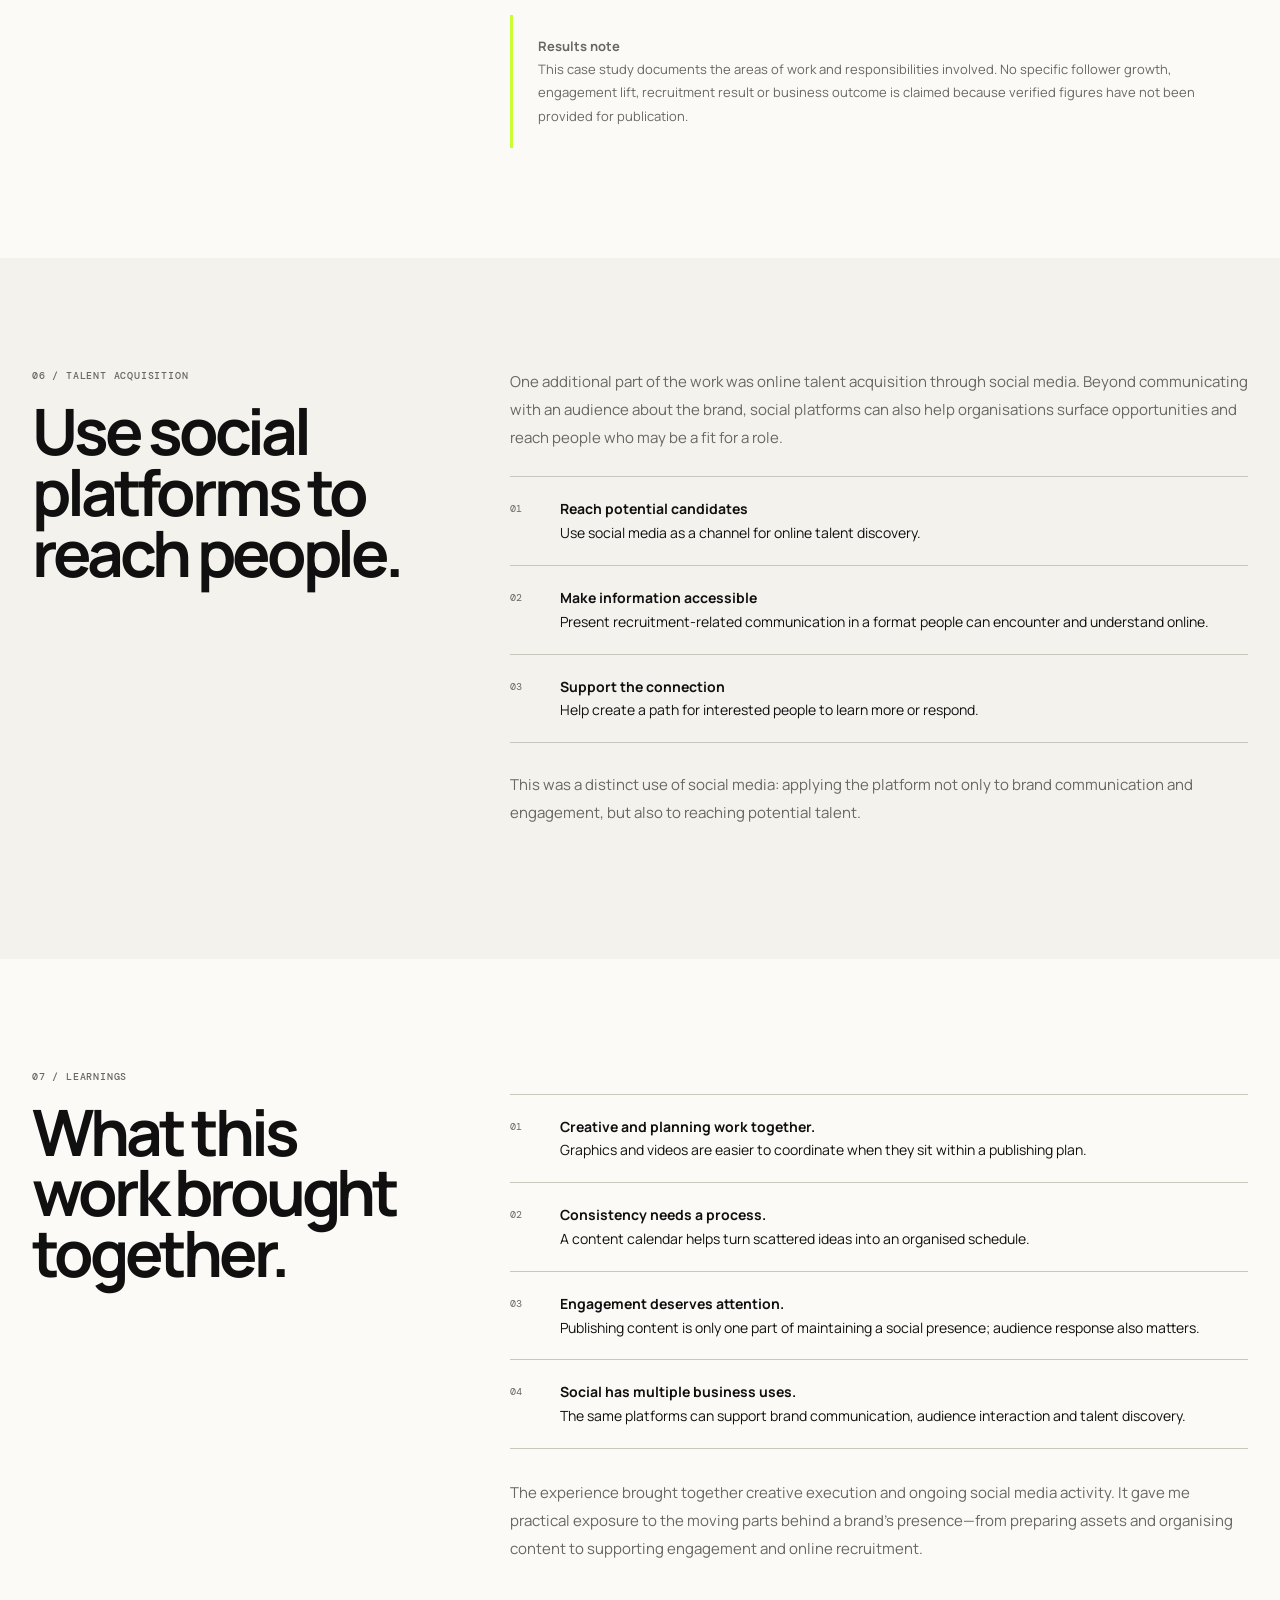
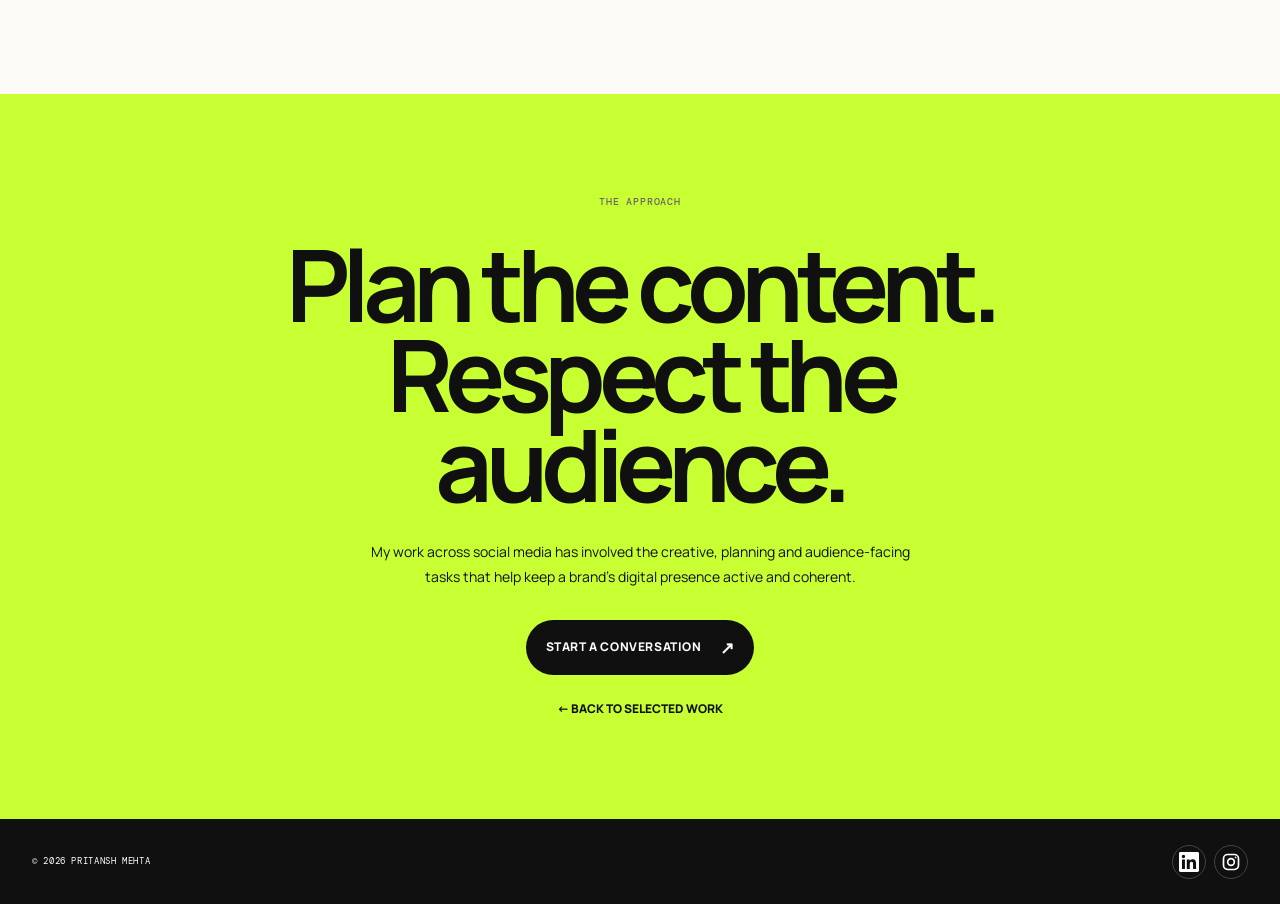
<file: sca-case-study.html>
<!DOCTYPE html>
<html lang="en">
<head>
  <meta charset="UTF-8">
  <meta name="viewport" content="width=device-width, initial-scale=1.0">
  <link rel="icon" type="image/svg+xml" href="/favicon.svg">
  <link rel="apple-touch-icon" href="/logo%20pro.png">
  <title>Space Craft Associates Case Study | Pritansh Mehta</title>
  <meta name="description" content="A social media marketing case study covering graphic design, video editing, content calendars, audience growth, engagement and social media-led talent acquisition for Space Craft Associates.">
  <meta name="author" content="Pritansh Mehta">
  <link rel="canonical" href="https://pritanshmehta.pro/sca-case-study.html">
  <link rel="stylesheet" href="/styles.css">
  <style>
    .case-hero{padding:75px 0 100px;background:var(--bg)}
    .case-topline{display:flex;justify-content:space-between;gap:20px;padding-bottom:20px;border-bottom:1px solid var(--line);font:10px 'DM Mono',monospace;text-transform:uppercase;letter-spacing:.08em;color:var(--muted)}
    .case-hero h1{font-size:clamp(60px,10vw,140px);line-height:.95;letter-spacing:-.085em;max-width:1100px;margin:65px 0 35px}
    .case-hero h1 span {
      background: var(--acid);
      display: inline;
    }
    .case-intro{max-width:700px;font-size:clamp(17px,2vw,22px);line-height:1.7;color:var(--muted)}
    .case-tags{display:flex;flex-wrap:wrap;gap:8px;margin-top:30px}
    .case-tags span{border:1px solid var(--line);padding:8px 12px;font:10px 'DM Mono',monospace;text-transform:uppercase}
    .case-banner{background:var(--ink);color:var(--paper);padding:55px 0}
    .case-banner-grid{display:grid;grid-template-columns:repeat(3,1fr);gap:35px}
    .case-banner-item{border-top:1px solid #484848;padding-top:20px}
    .case-banner-item span{display:block;font:10px 'DM Mono',monospace;color:var(--acid);text-transform:uppercase;margin-bottom:15px}
    .case-banner-item h3{font-size:22px;line-height:1.2;margin-bottom:10px}
    .case-banner-item p{color:#aaa9a3;font-size:13px;line-height:1.7}
    .case-section{padding:110px 0;background:var(--paper)}
    .case-section.alt{background:var(--bg)}
    .case-grid{display:grid;grid-template-columns:.7fr 1.3fr;gap:80px}
    .case-section h2{font-size:clamp(38px,5vw,68px);line-height:.95;letter-spacing:-.065em;margin:18px 0 25px}
    .case-copy{max-width:760px}
    .case-copy>p{color:var(--muted);line-height:1.85;font-size:15px;margin-bottom:22px}
    .case-copy h3{font-size:25px;letter-spacing:-.04em;margin:35px 0 12px}
    .case-list{list-style:none;border-top:1px solid var(--line);margin-top:25px}
    .case-list li{padding:20px 0;border-bottom:1px solid var(--line);display:grid;grid-template-columns:35px 1fr;gap:15px;line-height:1.7;font-size:14px}
    .case-list li span{font:10px 'DM Mono',monospace;color:var(--muted);padding-top:5px}
    .case-highlight{background:var(--acid);padding:45px;margin-top:30px}
    .case-highlight .eyebrow{color:#444b2f}
    .case-highlight h3{font-size:clamp(27px,3.5vw,43px);line-height:1.05;letter-spacing:-.05em;margin:15px 0}
    .case-highlight p{color:#444b2f;line-height:1.75;font-size:14px}
    .case-disclaimer{border-left:3px solid var(--acid);padding:20px 25px;background:var(--paper);font-size:13px;line-height:1.8;color:var(--muted);margin-top:30px}
    .case-cta{background:var(--acid);padding:100px 0;text-align:center}
    .case-cta h2{font-size:clamp(48px,8vw,100px);line-height:.9;letter-spacing:-.075em;margin:30px auto;max-width:900px}
    .case-cta>.container>p:not(.section-number){max-width:550px;margin:0 auto 30px;line-height:1.8;font-size:14px}
    .case-back{display:inline-block;margin-top:25px;font-size:12px;font-weight:800;text-transform:uppercase}
    @media(max-width:800px){
      .container{width:min(calc(100% - 36px),var(--max))}
      .nav-wrap{align-items:center;padding:0;flex-direction:row}
      .nav-links{flex-wrap:wrap;gap:16px}
      .case-hero{padding:5rem 0 5rem}
      .case-hero h1{font-size:clamp(48px,14vw,72px);line-height:.98;letter-spacing:-.085em;max-width:900px;margin:20px 0 24px}
      .case-topline{flex-wrap:wrap}
      .case-banner-grid,.case-grid{grid-template-columns:1fr;gap:40px}
      .case-section{padding:75px 0}
      .case-highlight{padding:28px}
      .case-cta{padding:75px 0}
    }
  </style>
</head>
<body>
  <a class="skip-link" href="#main">Skip to content</a>
  <header class="site-header">
    <div class="container nav-wrap">
      <a class="brand" href="/" aria-label="Pritansh Mehta home"><span class="brand-mark"><img src="/logo%20pro.png" alt="Pritansh Mehta logo"></span><span class="brand-name">Pritansh Mehta</span></a>
      <nav class="nav-links" aria-label="Main navigation">
        <a href="/#capabilities">Services</a><a href="/#practice">Work</a><a href="/#notes">Notes</a><a href="/#about">About</a><a class="nav-contact" href="/#contact">Let's talk <span>↗</span></a>
      </nav>
    </div>
  </header>
  <main id="main">
    <section class="case-hero">
      <div class="container">
        <div class="case-topline"><span>Selected work / Case study 002</span><span>Architecture &amp; interiors / Social media</span></div>
        <p class="eyebrow" style="margin-top:35px">Social media · Creative production · Audience growth</p>
        <h1>Space Craft<br><span>Associates.</span></h1>
        <p class="case-intro">A social media marketing project bringing together visual content, consistent planning and audience interaction. My work covered graphic design, video editing, content calendars, social media growth and engagement, and talent acquisition through social platforms.</p>
        <div class="case-tags"><span>Graphic Design</span><span>Video Editing</span><span>Content Calendars</span><span>Audience Engagement</span><span>Talent Acquisition</span></div>
      </div>
    </section>
    <section class="case-banner">
      <div class="container case-banner-grid">
        <div class="case-banner-item"><span>01 / Business</span><h3>Architecture &amp; interiors</h3><p>A design-led practice where visual presentation helps communicate spaces, ideas and professional work.</p></div>
        <div class="case-banner-item"><span>02 / Scope</span><h3>Content with consistency</h3><p>Support the brand's social presence through planned publishing and platform-ready creative assets.</p></div>
        <div class="case-banner-item"><span>03 / Contribution</span><h3>Creative to community</h3><p>Combine content production with audience interaction and social media-led talent discovery.</p></div>
      </div>
    </section>
    <section class="case-section">
      <div class="container case-grid">
        <div><p class="section-number">01 / CONTEXT</p><h2>A visual business needs visual communication.</h2></div>
        <div class="case-copy">
          <p>For an architecture and interior design practice, social media is a place to present visual work, communicate a point of view and maintain a recognisable presence. The content needs to feel considered while remaining clear and easy to engage with on a fast-moving feed.</p>
          <p>My contribution focused on the day-to-day work that supports that presence: designing graphics, editing video, organising content in calendars and helping the brand communicate consistently across social platforms.</p>
          <p>The scope also extended beyond publishing. Social media activity supported audience growth and engagement, and was used as a channel to reach potential talent online.</p>
        </div>
      </div>
    </section>
    <section class="case-section alt">
      <div class="container case-grid">
        <div><p class="section-number">02 / OBJECTIVE</p><h2>Build a repeatable content rhythm.</h2></div>
        <div class="case-copy">
          <p>The work brought several connected responsibilities together. The goal was to support a coherent social presence through planned content, suitable creative formats and ongoing interaction.</p>
          <ul class="case-list">
            <li><span>01</span><div><strong>Organise publishing</strong><br>Use content calendars to plan and structure upcoming social media posts.</div></li>
            <li><span>02</span><div><strong>Prepare platform-ready creative</strong><br>Create graphics and edit videos suited to social media consumption.</div></li>
            <li><span>03</span><div><strong>Support audience growth</strong><br>Contribute to the brand's ongoing social presence and efforts to attract a relevant audience.</div></li>
            <li><span>04</span><div><strong>Encourage interaction and discovery</strong><br>Support engagement and use social platforms to connect with potential candidates.</div></li>
          </ul>
        </div>
      </div>
    </section>
    <section class="case-section">
      <div class="container case-grid">
        <div><p class="section-number">03 / CREATIVE PRODUCTION</p><h2>Turn ideas into social content.</h2></div>
        <div class="case-copy">
          <p>Graphic design and video editing were central parts of my contribution. Each format serves a different role: graphics can communicate a focused idea quickly, while video can give a subject more movement and context.</p>
          <h3>Graphic design</h3><p>I worked on visual assets for social media, with attention to presenting information in a clear, feed-friendly format that fits a design-oriented brand.</p>
          <h3>Video editing</h3><p>I edited video content for social platforms, helping shape raw visual material into a more structured viewing experience suitable for short-form digital consumption.</p>
          <h3>Consistency across formats</h3><p>Both formats sat within the wider content plan. The aim was not to create isolated posts, but to support a steady stream of content that audiences could recognise and understand.</p>
          <div class="case-highlight"><p class="eyebrow">Creative principle</p><h3>Make the work easy to notice—and easy to understand.</h3><p>Strong visual presentation matters, but it needs structure and context. The creative should help the audience quickly understand what they are seeing and why it is relevant.</p></div>
        </div>
      </div>
    </section>
    <section class="case-section alt">
      <div class="container case-grid">
        <div><p class="section-number">04 / CONTENT PLANNING</p><h2>Consistency starts before publishing.</h2></div>
        <div class="case-copy">
          <p>Content calendars helped organise the publishing process by giving planned content a place in the wider schedule. Planning makes it easier to coordinate creative production and keep track of what is intended to go live.</p>
          <ul class="case-list">
            <li><span>01</span><div><strong>Plan ahead</strong><br>Organise content ideas and scheduled posts in a calendar.</div></li>
            <li><span>02</span><div><strong>Coordinate formats</strong><br>Account for both graphic and video content in the publishing plan.</div></li>
            <li><span>03</span><div><strong>Keep execution visible</strong><br>Use the calendar as a working reference for content preparation and publishing.</div></li>
            <li><span>04</span><div><strong>Leave room to learn</strong><br>Use audience response as a consideration for future content planning.</div></li>
          </ul>
          <p style="margin-top:28px">A calendar creates structure; it does not guarantee performance. Its value is in making content activity more organised and easier to review.</p>
        </div>
      </div>
    </section>
    <section class="case-section">
      <div class="container case-grid">
        <div><p class="section-number">05 / GROWTH &amp; ENGAGEMENT</p><h2>Publishing is only one part of social.</h2></div>
        <div class="case-copy">
          <p>Social media marketing also involves how people respond to content and whether the account gives them reasons to continue interacting. My responsibilities included supporting social media growth and engagement alongside content production.</p>
          <h3>Audience growth</h3><p>Growth is most useful when it brings the account closer to the people it needs to reach. Content planning and consistent creative output provide a foundation for building that audience over time.</p>
          <h3>Engagement</h3><p>Engagement is a set of audience signals rather than a single outcome. Reactions, comments, shares and other interactions can help indicate which content prompts a response, although they do not independently prove business impact.</p>
          <h3>Learn from response</h3><p>Audience behaviour can inform future content choices. A useful next step is to review platform insights regularly and compare content against a clearly defined objective.</p>
          <div class="case-disclaimer"><strong>Results note</strong><br>This case study documents the areas of work and responsibilities involved. No specific follower growth, engagement lift, recruitment result or business outcome is claimed because verified figures have not been provided for publication.</div>
        </div>
      </div>
    </section>
    <section class="case-section alt">
      <div class="container case-grid">
        <div><p class="section-number">06 / TALENT ACQUISITION</p><h2>Use social platforms to reach people.</h2></div>
        <div class="case-copy">
          <p>One additional part of the work was online talent acquisition through social media. Beyond communicating with an audience about the brand, social platforms can also help organisations surface opportunities and reach people who may be a fit for a role.</p>
          <ul class="case-list">
            <li><span>01</span><div><strong>Reach potential candidates</strong><br>Use social media as a channel for online talent discovery.</div></li>
            <li><span>02</span><div><strong>Make information accessible</strong><br>Present recruitment-related communication in a format people can encounter and understand online.</div></li>
            <li><span>03</span><div><strong>Support the connection</strong><br>Help create a path for interested people to learn more or respond.</div></li>
          </ul>
          <p style="margin-top:28px">This was a distinct use of social media: applying the platform not only to brand communication and engagement, but also to reaching potential talent.</p>
        </div>
      </div>
    </section>
    <section class="case-section">
      <div class="container case-grid">
        <div><p class="section-number">07 / LEARNINGS</p><h2>What this work brought together.</h2></div>
        <div class="case-copy">
          <ul class="case-list">
            <li><span>01</span><div><strong>Creative and planning work together.</strong><br>Graphics and videos are easier to coordinate when they sit within a publishing plan.</div></li>
            <li><span>02</span><div><strong>Consistency needs a process.</strong><br>A content calendar helps turn scattered ideas into an organised schedule.</div></li>
            <li><span>03</span><div><strong>Engagement deserves attention.</strong><br>Publishing content is only one part of maintaining a social presence; audience response also matters.</div></li>
            <li><span>04</span><div><strong>Social has multiple business uses.</strong><br>The same platforms can support brand communication, audience interaction and talent discovery.</div></li>
          </ul>
          <p style="margin-top:30px">The experience brought together creative execution and ongoing social media activity. It gave me practical exposure to the moving parts behind a brand's presence—from preparing assets and organising content to supporting engagement and online recruitment.</p>
        </div>
      </div>
    </section>
    <section class="case-cta">
      <div class="container">
        <p class="section-number">THE APPROACH</p>
        <h2>Plan the content.<br>Respect the audience.</h2>
        <p>My work across social media has involved the creative, planning and audience-facing tasks that help keep a brand's digital presence active and coherent.</p>
        <a class="button button-dark" href="/#contact">Start a conversation <span>↗</span></a><br>
        <a class="case-back" href="/#practice">← Back to selected work</a>
      </div>
    </section>
  </main>
  <footer class="site-footer">
    <div class="container footer-inner"><p>© 2026 Pritansh Mehta</p>
      <div class="footer-socials">
        <a href="https://www.linkedin.com/in/pritanshmehta/" target="_blank" rel="noopener noreferrer" aria-label="LinkedIn">
          <svg viewBox="0 0 24 24" width="20" height="20" fill="currentColor" aria-hidden="true"><path d="M20.45 20.45h-3.56v-5.57c0-1.33-.02-3.04-1.85-3.04-1.85 0-2.13 1.45-2.13 2.94v5.67H9.35V9h3.42v1.56h.05c.48-.9 1.64-1.85 3.37-1.85 3.6 0 4.27 2.37 4.27 5.46v6.28ZM5.34 7.43a2.06 2.06 0 1 1 0-4.12 2.06 2.06 0 0 1 0 4.12ZM7.12 20.45H3.56V9h3.56v11.45ZM22.22 0H1.77C.79 0 0 .77 0 1.72v20.56C0 23.23.79 24 1.77 24h20.45c.98 0 1.78-.77 1.78-1.72V1.72C24 .77 23.2 0 22.22 0Z"/></svg>
        </a>
        <a href="https://www.instagram.com/pritansh.mehta/" target="_blank" rel="noopener noreferrer" aria-label="Instagram">
          <svg viewBox="0 0 24 24" width="20" height="20" fill="none" stroke="currentColor" stroke-width="2" aria-hidden="true"><rect x="3" y="3" width="18" height="18" rx="5"/><circle cx="12" cy="12" r="4"/><circle cx="17.5" cy="6.5" r="1" fill="currentColor" stroke="none"/></svg>
        </a>
      </div>
    </div>
  </footer>
</body>
</html>
</file>
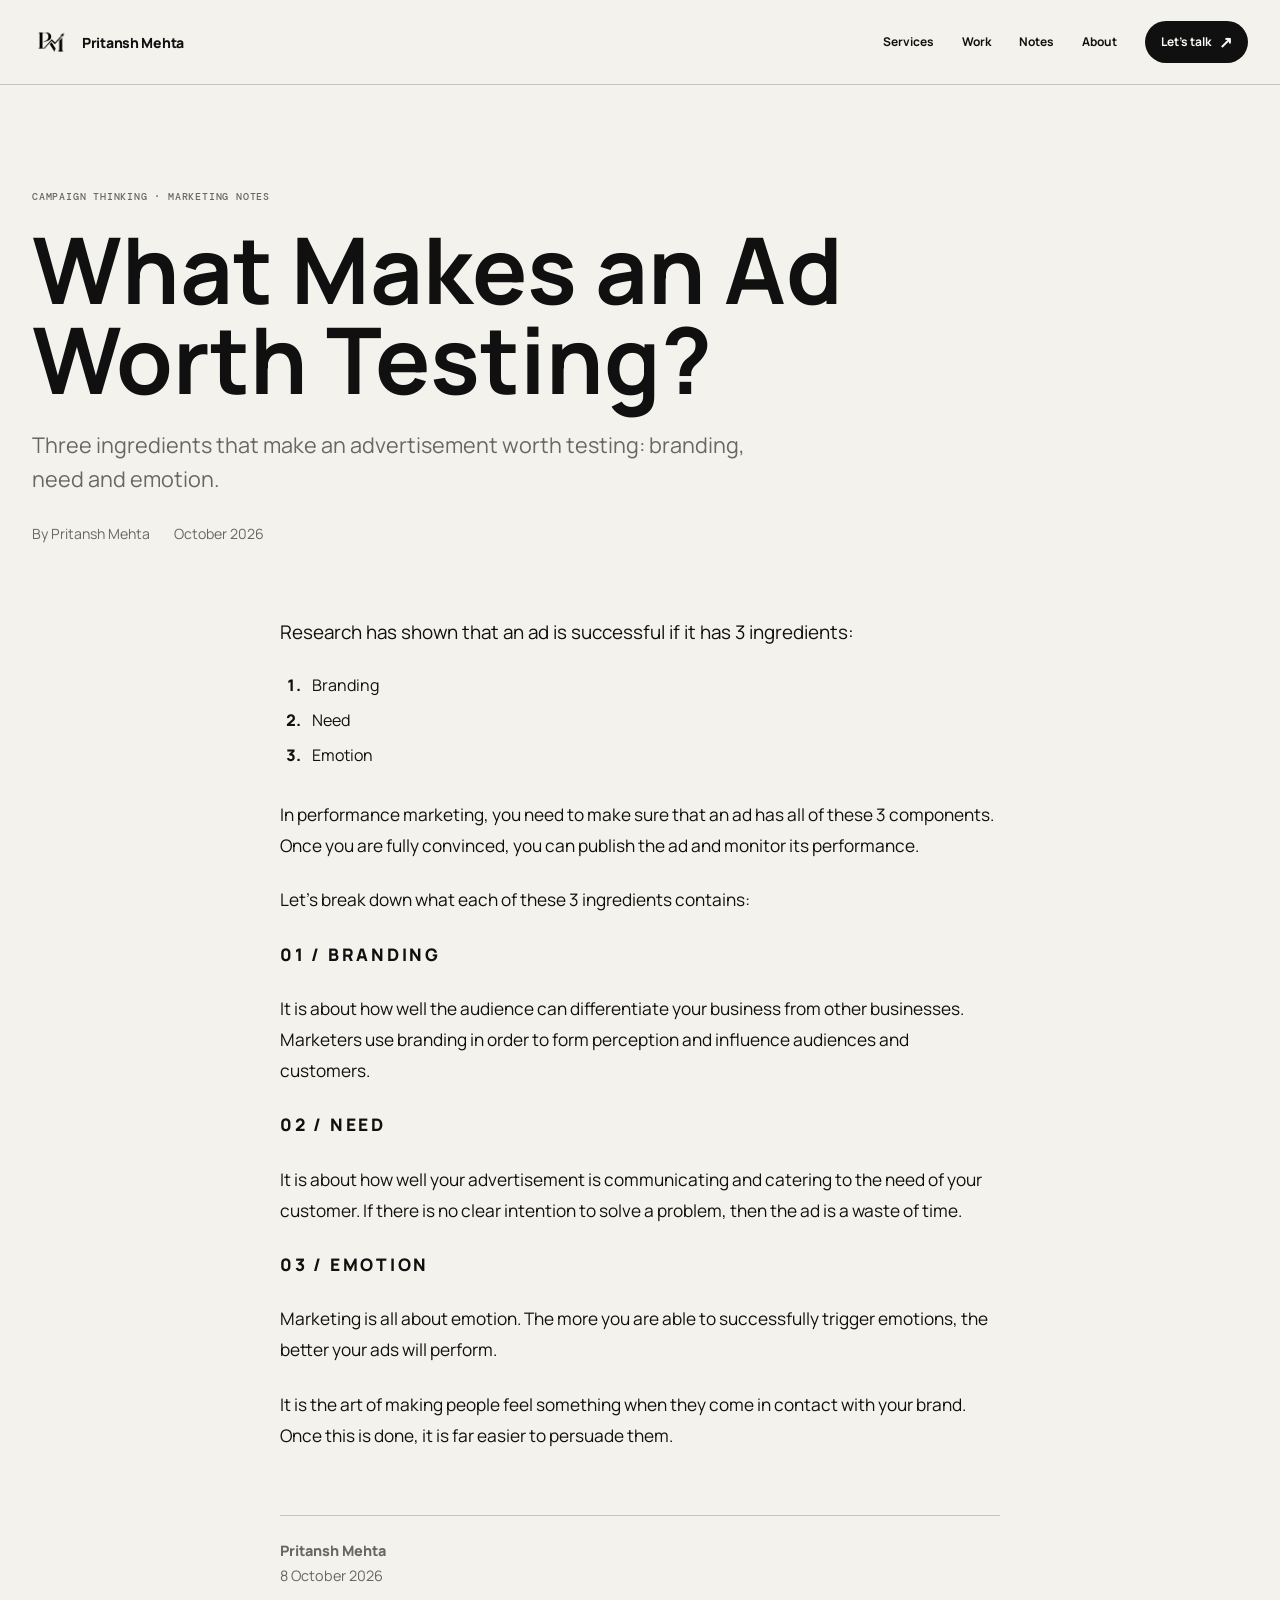
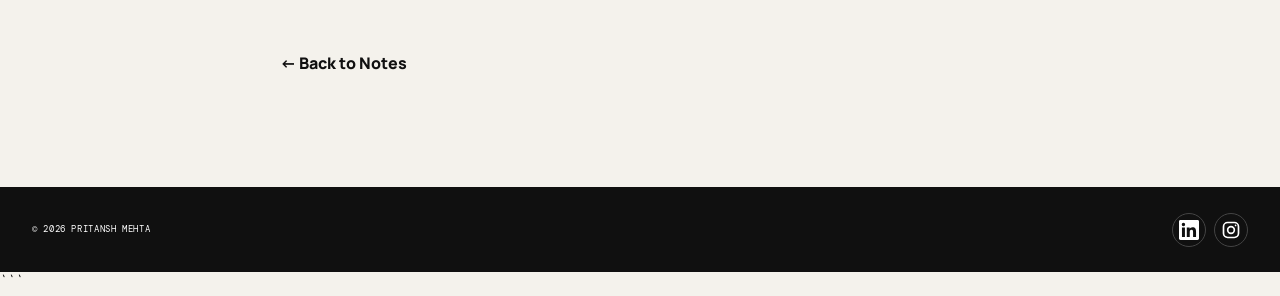
<file: what-makes-an-ad-worth-testing.html>
<!DOCTYPE html>
<html lang="en">

<head>
<meta charset="UTF-8">
<meta name="viewport" content="width=device-width, initial-scale=1.0">
  <link rel="icon" type="image/svg+xml" href="/favicon.svg">
  <link rel="apple-touch-icon" href="/logo%20pro.png">

<meta name="description" content="What makes an advertisement worth testing? Pritansh Mehta breaks down three essential ingredients: branding, need and emotion.">

<meta name="author" content="Pritansh Mehta">

<link rel="canonical" href="https://pritanshmehta.pro/what-makes-an-ad-worth-testing">

<meta property="og:title" content="What Makes an Ad Worth Testing? | Pritansh Mehta">
<meta property="og:description" content="Three ingredients that make an advertisement worth testing: branding, need and emotion.">
<meta property="og:type" content="article">
<meta property="og:url" content="https://pritanshmehta.pro/what-makes-an-ad-worth-testing">
<meta property="og:site_name" content="Pritansh Mehta">

<meta name="twitter:card" content="summary">
<meta name="twitter:title" content="What Makes an Ad Worth Testing? | Pritansh Mehta">
<meta name="twitter:description" content="Three ingredients that make an advertisement worth testing: branding, need and emotion.">

<title>What Makes an Ad Worth Testing? | Pritansh Mehta</title>

<link rel="stylesheet" href="/styles.css">

<style>

/* =========================================================
   ARTICLE PAGE
   ========================================================= */

.article-page {
    padding: 6.5rem 0 7rem;
}

/* Article header */

.article-header {
    max-width: 900px;
    margin-bottom: 4.5rem;
}

.article-header h1 {
    max-width: 900px;
    margin: 20px 0 24px;
    font-size: clamp(52px, 7.3vw, 92px);
    line-height: .98;
}

.article-dek {
    max-width: 720px;
    margin-bottom: 0;
    color: var(--muted);
    font-size: clamp(1.15rem, 2vw, 1.35rem);
    line-height: 1.55;
}

.article-byline {
    display: flex;
    flex-wrap: wrap;
    gap: .75rem 1.5rem;
    margin-top: 1.75rem;
    color: var(--muted);
    font-size: .88rem;
}

/* Article body */

.article-body {
    max-width: 720px;
    margin: 0 auto;
}

.article-body p {
    margin-bottom: 1.45rem;
    font-size: 1.08rem;
    line-height: 1.8;
}

.article-body h2 {
    margin: 3.5rem 0 1rem;
    font-size: 2rem;
    line-height: 1.15;
}

.article-body .article-intro {
    font-size: 1.18rem;
    line-height: 1.75;
}

.article-body ol {
    padding-left: 1.5rem;
    margin-bottom: 2rem;
}

.article-body li {
    padding-left: .5rem;
    margin-bottom: .7rem;
}

.article-body li::marker {
    color: var(--accent);
    font-weight: 800;
}

.article-section-number {
    margin-bottom: .75rem;
    color: var(--accent);
    font-size: 10px;
    line-height: 1.2;
    font-weight: 800;
    letter-spacing: .16em;
    text-transform: uppercase;
}

.article-body strong {
    font-weight: 800;
}

/* Final signature */

.article-signature {
    margin-top: 4rem;
    padding-top: 1.5rem;
    border-top: 1px solid var(--line);
    color: var(--muted);
    font-size: .9rem;
}

.article-signature strong {
    display: block;
    margin-bottom: .25rem;
    color: var(--text);
}

/* Back link */

.back-link {
    display: inline-flex;
    margin-top: 4rem;
    color: var(--accent);
    font-weight: 800;
    transition: transform .2s ease;
}

.back-link:hover {
    transform: translateX(-4px);
}

/* Mobile */

@media (max-width: 800px) {

    .article-page {
        padding: 5rem 0 5rem;
    }

    .article-header {
        margin-bottom: 3.5rem;
    }

    .article-header h1 {
        font-size: clamp(48px, 14vw, 72px);
    }

    .article-body p {
        font-size: 1.05rem;
    }

    .article-body h2 {
        font-size: 1.8rem;
        margin-top: 3rem;
    }

}

</style>

<script type="application/ld+json">
{
    "@context": "https://schema.org",
    "@type": "Article",
    "headline": "What Makes an Ad Worth Testing?",
    "description": "Three ingredients that make an advertisement worth testing: branding, need and emotion.",
    "author": {
        "@type": "Person",
        "name": "Pritansh Mehta",
        "url": "https://pritanshmehta.pro/"
    },
    "publisher": {
        "@type": "Person",
        "name": "Pritansh Mehta"
    },
    "datePublished": "2026-10-08",
    "dateModified": "2026-10-08",
    "mainEntityOfPage": {
        "@type": "WebPage",
        "@id": "https://pritanshmehta.pro/what-makes-an-ad-worth-testing"
    }
}
</script>

</head>


<body>

<a class="skip-link" href="#main">Skip to content</a>


<header class="site-header">

    <div class="container nav-wrap">

        <a class="brand" href="/" aria-label="Pritansh Mehta home">

            <span class="brand-mark">
                <img src="/logo%20pro.png" alt="Pritansh Mehta logo">
            </span>

            <span class="brand-name">Pritansh Mehta</span>

        </a>


        <nav class="nav-links" aria-label="Main navigation">

            <a href="/#capabilities">Services</a>

            <a href="/#practice">Work</a>

            <a href="/#notes">Notes</a>

            <a href="/#about">About</a>

            <a class="nav-contact" href="/#contact">
                Let's talk <span>↗</span>
            </a>

        </nav>

    </div>

</header>


<main id="main">


<article class="article-page container">


    <header class="article-header">

        <p class="eyebrow">
            Campaign thinking · Marketing Notes
        </p>


        <h1>
            What Makes an Ad Worth Testing?
        </h1>


        <p class="article-dek">
            Three ingredients that make an advertisement worth testing:
            branding, need and emotion.
        </p>


        <div class="article-byline">

            <span>By Pritansh Mehta</span>

            <span>October 2026</span>

        </div>

    </header>



    <div class="article-body">


        <p class="article-intro">
            Research has shown that an ad is successful if it has 3 ingredients:
        </p>


        <ol>

            <li>Branding</li>

            <li>Need</li>

            <li>Emotion</li>

        </ol>


        <p>
            In performance marketing, you need to make sure that an ad has
            all of these 3 components. Once you are fully convinced, you can
            publish the ad and monitor its performance.
        </p>


        <p>
            Let's break down what each of these 3 ingredients contains:
        </p>



        <section>

            <p class="article-section-number">
                01 / Branding
            </p>

            <p>
                It is about how well the audience can differentiate your
                business from other businesses. Marketers use branding in
                order to form perception and influence audiences and
                customers.
            </p>

        </section>



        <section>

            <p class="article-section-number">
                02 / Need
            </p>

            <p>
                It is about how well your advertisement is communicating
                and catering to the need of your customer. If there is no
                clear intention to solve a problem, then the ad is a waste
                of time.
            </p>

        </section>



        <section>

            <p class="article-section-number">
                03 / Emotion
            </p>

            <p>
                Marketing is all about emotion. The more you are able to
                successfully trigger emotions, the better your ads will
                perform.
            </p>

            <p>
                It is the art of making people feel something when they
                come in contact with your brand. Once this is done, it is
                far easier to persuade them.
            </p>

        </section>



        <div class="article-signature">

            <strong>
                Pritansh Mehta
            </strong>

            <span>
                8 October 2026
            </span>

        </div>



        <a class="back-link" href="/#notes">
            ← Back to Notes
        </a>


    </div>


</article>


</main>



<footer class="site-footer">
    <div class="container footer-inner"><p>© 2026 Pritansh Mehta</p>
<div class="footer-socials">
  <a href="https://www.linkedin.com/in/pritanshmehta/"
     target="_blank"
     rel="noopener noreferrer"
     aria-label="LinkedIn">
    <svg viewBox="0 0 24 24" width="20" height="20"
         fill="currentColor" aria-hidden="true">
      <path d="M20.45 20.45h-3.56v-5.57c0-1.33-.02-3.04-1.85-3.04-1.85 0-2.13 1.45-2.13 2.94v5.67H9.35V9h3.42v1.56h.05c.48-.9 1.64-1.85 3.37-1.85 3.6 0 4.27 2.37 4.27 5.46v6.28ZM5.34 7.43a2.06 2.06 0 1 1 0-4.12 2.06 2.06 0 0 1 0 4.12ZM7.12 20.45H3.56V9h3.56v11.45ZM22.22 0H1.77C.79 0 0 .77 0 1.72v20.56C0 23.23.79 24 1.77 24h20.45c.98 0 1.78-.77 1.78-1.72V1.72C24 .77 23.2 0 22.22 0Z"/>
    </svg>
  </a>

  <a href="https://www.instagram.com/pritansh.mehta/"
     target="_blank"
     rel="noopener noreferrer"
     aria-label="Instagram">
    <svg viewBox="0 0 24 24" width="20" height="20"
         fill="none" stroke="currentColor" stroke-width="2"
         aria-hidden="true">
      <rect x="3" y="3" width="18" height="18" rx="5"/>
      <circle cx="12" cy="12" r="4"/>
      <circle cx="17.5" cy="6.5" r="1" fill="currentColor" stroke="none"/>
    </svg>
  </a>
</div>
</div>
  </footer>


</body>

</html>
```
</file>
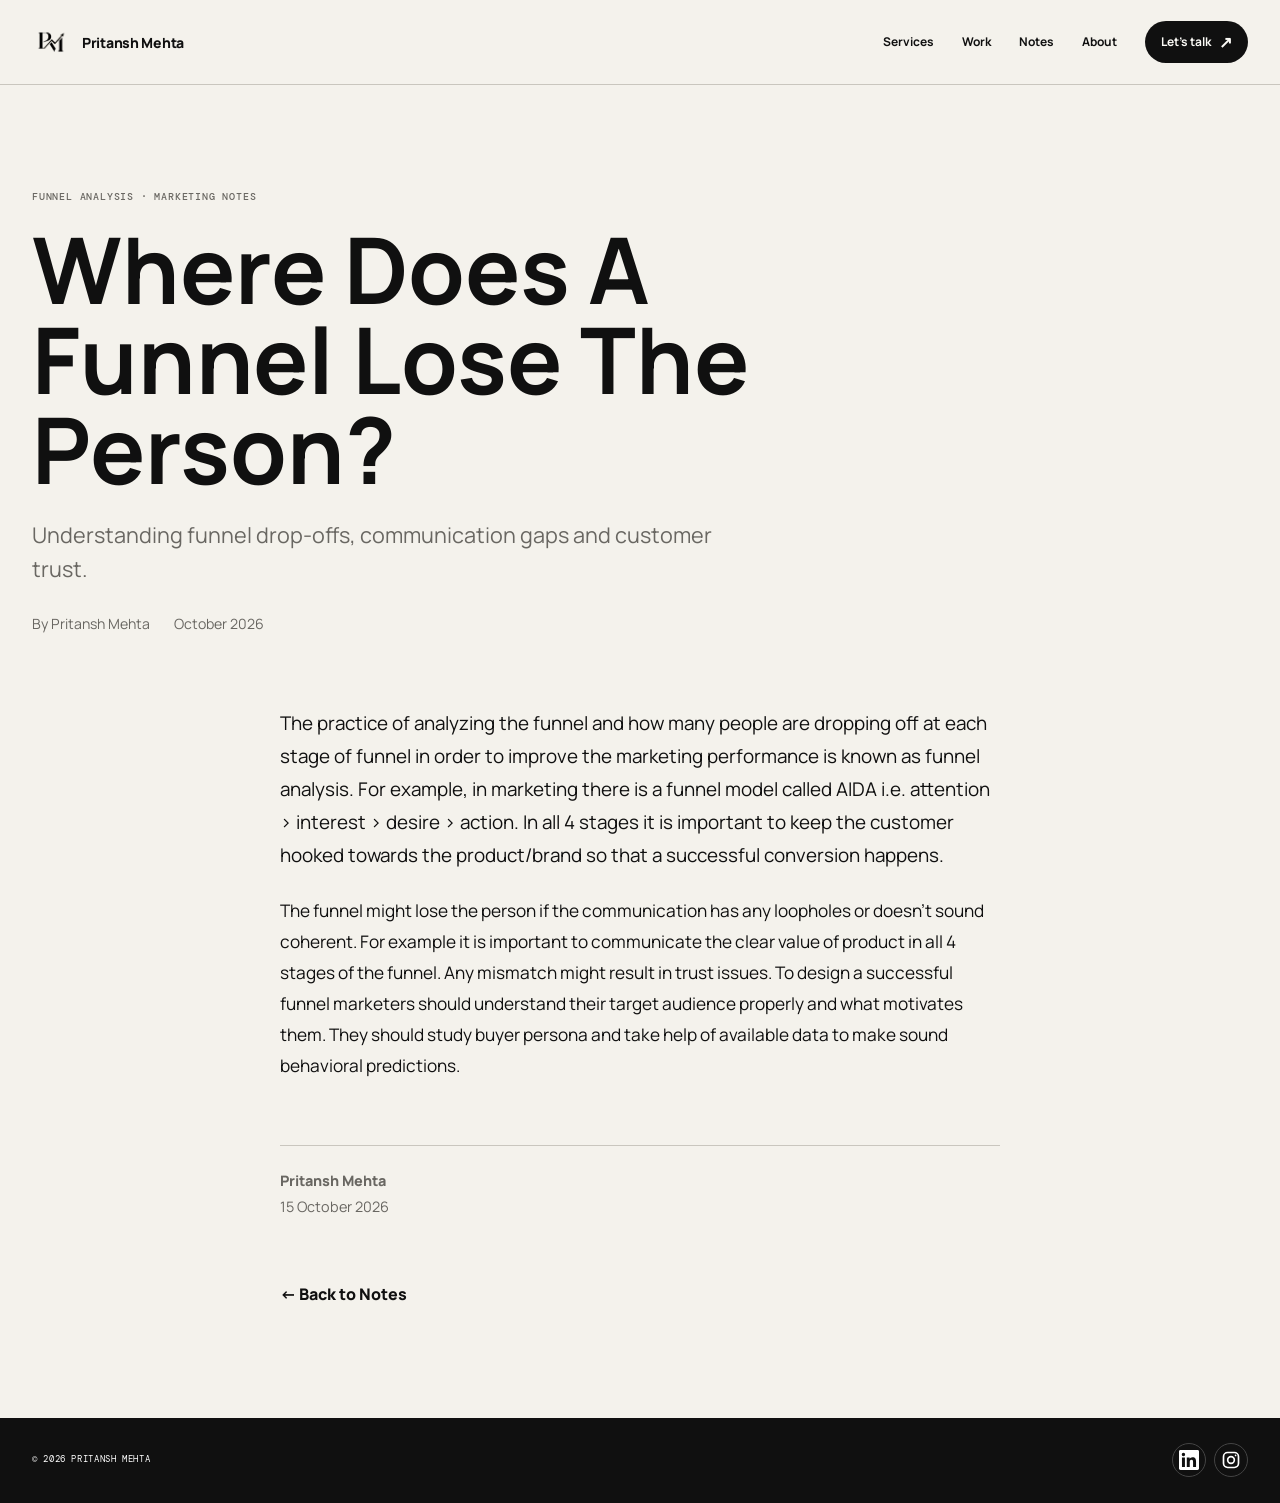
<file: where-does-a-funnel-lose-the-person.html>
<!DOCTYPE html>
<html lang="en">

<head>
<meta charset="UTF-8">
<meta name="viewport" content="width=device-width, initial-scale=1.0">
  <link rel="icon" type="image/svg+xml" href="/favicon.svg">
  <link rel="apple-touch-icon" href="/logo%20pro.png">

<meta name="description" content="Where does a marketing funnel lose the person? Pritansh Mehta explores funnel analysis, communication gaps, customer trust and buyer personas.">

<meta name="author" content="Pritansh Mehta">

<link rel="canonical" href="https://pritanshmehta.pro/where-does-a-funnel-lose-the-person">

<meta property="og:title" content="Where Does a Funnel Lose the Person? | Pritansh Mehta">
<meta property="og:description" content="Understanding funnel drop-offs, communication gaps, customer trust and buyer personas.">
<meta property="og:type" content="article">
<meta property="og:url" content="https://pritanshmehta.pro/where-does-a-funnel-lose-the-person">
<meta property="og:site_name" content="Pritansh Mehta">

<meta name="twitter:card" content="summary">
<meta name="twitter:title" content="Where Does a Funnel Lose the Person? | Pritansh Mehta">
<meta name="twitter:description" content="Understanding funnel drop-offs, communication gaps, customer trust and buyer personas.">

<title>Where Does a Funnel Lose the Person? | Pritansh Mehta</title>

<link rel="stylesheet" href="/styles.css">

<style>

/* ARTICLE PAGE */

.article-page {
    padding: 6.5rem 0 7rem;
}

.article-header {
    max-width: 900px;
    margin-bottom: 4.5rem;
}

.article-header h1 {
    max-width: 900px;
    margin: 20px 0 24px;
    font-size: clamp(52px, 7.3vw, 92px);
    line-height: .98;
}

.article-dek {
    max-width: 720px;
    margin-bottom: 0;
    color: var(--muted);
    font-size: clamp(1.15rem, 2vw, 1.35rem);
    line-height: 1.55;
}

.article-byline {
    display: flex;
    flex-wrap: wrap;
    gap: .75rem 1.5rem;
    margin-top: 1.75rem;
    color: var(--muted);
    font-size: .88rem;
}

.article-body {
    max-width: 720px;
    margin: 0 auto;
}

.article-body p {
    margin-bottom: 1.45rem;
    font-size: 1.08rem;
    line-height: 1.8;
}

.article-body h2 {
    margin: 3.5rem 0 1rem;
    font-size: 2rem;
    line-height: 1.15;
}

.article-body .article-intro {
    font-size: 1.18rem;
    line-height: 1.75;
}

.article-body ol {
    padding-left: 1.5rem;
    margin-bottom: 2rem;
}

.article-body li {
    padding-left: .5rem;
    margin-bottom: .7rem;
}

.article-body li::marker {
    color: var(--accent);
    font-weight: 800;
}

.article-section-number {
    margin-bottom: .75rem;
    color: var(--accent);
    font-size: 10px;
    line-height: 1.2;
    font-weight: 800;
    letter-spacing: .16em;
    text-transform: uppercase;
}

.article-body strong {
    font-weight: 800;
}

.article-signature {
    margin-top: 4rem;
    padding-top: 1.5rem;
    border-top: 1px solid var(--line);
    color: var(--muted);
    font-size: .9rem;
}

.article-signature strong {
    display: block;
    margin-bottom: .25rem;
    color: var(--text);
}

.back-link {
    display: inline-flex;
    margin-top: 4rem;
    color: var(--accent);
    font-weight: 800;
    transition: transform .2s ease;
}

.back-link:hover {
    transform: translateX(-4px);
}

@media (max-width: 800px) {

    .article-page {
        padding: 5rem 0 5rem;
    }

    .article-header {
        margin-bottom: 3.5rem;
    }

    .article-header h1 {
        font-size: clamp(48px, 14vw, 72px);
    }

    .article-body p {
        font-size: 1.05rem;
    }

    .article-body h2 {
        font-size: 1.8rem;
        margin-top: 3rem;
    }

}

</style>

<script type="application/ld+json">
{
    "@context": "https://schema.org",
    "@type": "Article",
    "headline": "Where does a funnel lose the person?",
    "description": "Where does a marketing funnel lose the person? An article about funnel analysis, communication gaps and buyer personas.",
    "author": {
        "@type": "Person",
        "name": "Pritansh Mehta",
        "url": "https://pritanshmehta.pro/"
    },
    "publisher": {
        "@type": "Person",
        "name": "Pritansh Mehta"
    },
    "datePublished": "2026-10-15",
    "dateModified": "2026-10-15",
    "mainEntityOfPage": {
        "@type": "WebPage",
        "@id": "https://pritanshmehta.pro/where-does-a-funnel-lose-the-person"
    }
}
</script>

</head>

<body>

<a class="skip-link" href="#main">Skip to content</a>

<header class="site-header">

    <div class="container nav-wrap">

        <a class="brand" href="/" aria-label="Pritansh Mehta home">

            <span class="brand-mark">
                <img src="/logo%20pro.png" alt="Pritansh Mehta logo">
            </span>

            <span class="brand-name">Pritansh Mehta</span>

        </a>

        <nav class="nav-links" aria-label="Main navigation">

            <a href="/#capabilities">Services</a>

            <a href="/#practice">Work</a>

            <a href="/#notes">Notes</a>

            <a href="/#about">About</a>

            <a class="nav-contact" href="/#contact">
                Let's talk <span>↗</span>
            </a>

        </nav>

    </div>

</header>

<main id="main">

<article class="article-page container">

    <header class="article-header">

        <p class="eyebrow">
            Funnel Analysis · Marketing Notes
        </p>

        <h1>
            Where Does A Funnel Lose The Person?
        </h1>

        <p class="article-dek">
            Understanding funnel drop-offs, communication gaps and customer trust.
        </p>

        <div class="article-byline">

            <span>By Pritansh Mehta</span>

            <span>October 2026</span>

        </div>

    </header>

    <div class="article-body">

        <p class="article-intro">The practice of analyzing the funnel and how many people are dropping off at each stage of funnel in order to improve the marketing performance is known as funnel analysis. For example, in marketing there is a funnel model called AIDA i.e. attention &gt; interest &gt; desire &gt; action. In all 4 stages it is important to keep the customer hooked towards the product/brand so that a successful conversion happens.</p>

        <p>The funnel might lose the person if the communication has any loopholes or doesn't sound coherent. For example it is important to communicate the clear value of product in all 4 stages of the funnel. Any mismatch might result in trust issues. To design a successful funnel marketers should understand their target audience properly and what motivates them. They should study buyer persona and take help of available data to make sound behavioral predictions.</p>

        <div class="article-signature">

            <strong>Pritansh Mehta</strong>

            <span>15 October 2026</span>

        </div>

        <a class="back-link" href="/#notes">
            ← Back to Notes
        </a>

    </div>

</article>

</main>

<footer class="site-footer">
    <div class="container footer-inner"><p>© 2026 Pritansh Mehta</p>
<div class="footer-socials">
  <a href="https://www.linkedin.com/in/pritanshmehta/"
     target="_blank"
     rel="noopener noreferrer"
     aria-label="LinkedIn">
    <svg viewBox="0 0 24 24" width="20" height="20"
         fill="currentColor" aria-hidden="true">
      <path d="M20.45 20.45h-3.56v-5.57c0-1.33-.02-3.04-1.85-3.04-1.85 0-2.13 1.45-2.13 2.94v5.67H9.35V9h3.42v1.56h.05c.48-.9 1.64-1.85 3.37-1.85 3.6 0 4.27 2.37 4.27 5.46v6.28ZM5.34 7.43a2.06 2.06 0 1 1 0-4.12 2.06 2.06 0 0 1 0 4.12ZM7.12 20.45H3.56V9h3.56v11.45ZM22.22 0H1.77C.79 0 0 .77 0 1.72v20.56C0 23.23.79 24 1.77 24h20.45c.98 0 1.78-.77 1.78-1.72V1.72C24 .77 23.2 0 22.22 0Z"/>
    </svg>
  </a>

  <a href="https://www.instagram.com/pritansh.mehta/"
     target="_blank"
     rel="noopener noreferrer"
     aria-label="Instagram">
    <svg viewBox="0 0 24 24" width="20" height="20"
         fill="none" stroke="currentColor" stroke-width="2"
         aria-hidden="true">
      <rect x="3" y="3" width="18" height="18" rx="5"/>
      <circle cx="12" cy="12" r="4"/>
      <circle cx="17.5" cy="6.5" r="1" fill="currentColor" stroke="none"/>
    </svg>
  </a>
</div>
</div>
  </footer>

</body>
</html>
</file>
<file: styles.css>
@import url('https://fonts.googleapis.com/css2?family=DM+Mono:wght@400;500&family=Manrope:wght@400;500;600;700;800&display=swap');

:root{--bg:#f4f2ec;--paper:#fbfaf6;--ink:#101010;--muted:#696762;--line:#c9c6be;--acid:#c7ff32;--dark:#111;--soft:#e8e5dc;--max:1320px;--radius:4px}
*{box-sizing:border-box;margin:0;padding:0}
html{scroll-behavior:smooth}
body{background:var(--bg);color:var(--ink);font-family:Manrope,Arial,sans-serif;line-height:1.5;overflow-x:hidden}
a{color:inherit;text-decoration:none}
img{display:block;max-width:100%}
button,a{-webkit-tap-highlight-color:transparent}
.container{width:min(calc(100% - 64px),var(--max));margin:0 auto}
.skip-link{position:fixed;left:16px;top:-80px;z-index:1000;background:var(--acid);padding:10px 14px;font-weight:800}.skip-link:focus{top:16px}

.site-header{position:relative;z-index:20;background:var(--bg);border-bottom:1px solid var(--line)}
.nav-wrap{min-height:84px;display:flex;align-items:center;justify-content:space-between;gap:30px}
.brand{display:flex;align-items:center;gap:12px;font-size:14px;font-weight:800;letter-spacing:-.02em}.brand-mark{width:38px;height:38px;display:grid;place-items:center;overflow:hidden}.brand-mark img{width:100%;height:100%;object-fit:contain}.brand-name{white-space:nowrap}
.nav-links{display:flex;align-items:center;gap:28px;font-size:12px;font-weight:700}.nav-links>a{position:relative}.nav-links>a:not(.nav-contact):after{content:"";position:absolute;left:0;bottom:-5px;width:0;height:1px;background:var(--ink);transition:width .25s}.nav-links>a:not(.nav-contact):hover:after{width:100%}.nav-contact{display:inline-flex;align-items:center;gap:8px;background:var(--ink);color:var(--paper);padding:12px 16px;border-radius:100px}.nav-contact span{font-size:16px;line-height:0}

.hero{min-height:calc(100vh - 85px);display:flex;align-items:center;padding:76px 0 34px;background:var(--bg)}
.hero-topline{display:flex;justify-content:space-between;padding-bottom:24px;border-bottom:1px solid var(--line);font-family:'DM Mono',monospace;font-size:10px;text-transform:uppercase;letter-spacing:.08em;color:var(--muted)}
.hero-grid{display:grid;grid-template-columns:minmax(0,1.55fr) minmax(320px,.65fr);gap:70px;padding:72px 0 60px;align-items:end}
.eyebrow,.section-number{font-family:'DM Mono',monospace;text-transform:uppercase;letter-spacing:.08em;font-size:10px;font-weight:500}.eyebrow{color:var(--muted);margin-bottom:18px}.section-number{color:var(--muted)}
.hero h1{font-size:clamp(56px,8.1vw,122px);line-height:.88;letter-spacing:-.075em;font-weight:800;max-width:960px}.hero h1 span{display:inline-block;background:var(--acid);padding:0 .08em 0 .02em}
.hero-lead{max-width:650px;margin-top:34px;font-size:17px;line-height:1.7;color:#3f3e3a}
.hero-actions{display:flex;align-items:center;gap:28px;margin-top:36px}.button{display:inline-flex;align-items:center;gap:18px;padding:15px 20px;border-radius:100px;font-size:12px;font-weight:800;text-transform:uppercase;letter-spacing:.05em}.button-dark{background:var(--ink);color:var(--paper)}.button-dark span{font-size:17px}.text-link{font-size:12px;font-weight:800;text-transform:uppercase;letter-spacing:.04em}.text-link span{margin-left:7px;font-size:16px}
.hero-panel{background:var(--dark);color:var(--paper);min-height:510px;padding:24px;display:flex;flex-direction:column;justify-content:center;position:relative;overflow:hidden}.hero-panel:before{content:"";position:absolute;width:260px;height:260px;border-radius:50%;background:var(--acid);right:-90px;top:-80px;opacity:.95}.panel-head,.panel-foot{position:absolute;left:24px;right:24px;display:flex;justify-content:space-between;font-family:'DM Mono',monospace;font-size:9px;letter-spacing:.08em;text-transform:uppercase;color:#a8a8a3}.panel-head{top:24px}.panel-foot{bottom:24px;color:#ddd}.loop-word{position:relative;z-index:1;font-size:clamp(28px,3vw,46px);font-weight:800;letter-spacing:-.05em;border-bottom:1px solid #3c3c3c;padding:16px 0}.loop-word.is-accent{color:var(--acid)}.loop-arrow{position:relative;z-index:1;font-size:24px;line-height:1;padding:2px 0;color:#8b8b86}.hero-scroll{display:flex;align-items:center;gap:15px;font-family:'DM Mono',monospace;text-transform:uppercase;font-size:9px;letter-spacing:.1em;color:var(--muted)}.hero-scroll i{display:block;width:60px;height:1px;background:var(--line)}

.marquee{background:var(--acid);overflow:hidden;border-top:1px solid var(--ink);border-bottom:1px solid var(--ink)}.marquee-track{display:flex;width:max-content;align-items:center;gap:28px;padding:17px 0;animation:marquee 28s linear infinite;font-size:13px;font-weight:800;text-transform:uppercase;letter-spacing:.03em}.marquee b{font-size:13px}@keyframes marquee{to{transform:translateX(-50%)}}

.statement-section{padding:150px 0;background:var(--paper)}.statement-grid{display:grid;grid-template-columns:1fr 3fr;gap:60px}.statement-grid h2{font-size:clamp(42px,6.2vw,88px);line-height:.96;letter-spacing:-.065em;max-width:980px}.statement-grid div>p{max-width:640px;margin-top:34px;font-size:18px;line-height:1.7;color:var(--muted)}
.section{padding:130px 0}.capabilities-section{background:var(--ink);color:var(--paper)}.section-heading{margin-bottom:72px}.split-heading{display:grid;grid-template-columns:1.2fr .8fr;gap:80px;align-items:end}.section-heading h2{font-size:clamp(46px,6vw,82px);line-height:.94;letter-spacing:-.065em;margin-top:18px}.split-heading>p{color:#99978f;line-height:1.7;max-width:480px;margin-bottom:4px}
.capability-list{border-top:1px solid #373737}.capability-card{display:grid;grid-template-columns:70px 1fr 30px;gap:28px;align-items:start;padding:30px 0;border-bottom:1px solid #373737;transition:padding .25s,background .25s}.capability-card>span,.practice-number,.note-item>span{font-family:'DM Mono',monospace;font-size:10px;color:#77766f}.capability-card h3{font-size:clamp(28px,3vw,43px);line-height:1;letter-spacing:-.045em}.capability-card p:last-child{max-width:560px;color:#9b9992;margin-top:10px;font-size:14px}.capability-card .eyebrow{margin-bottom:9px;color:#77766f}.capability-card>b{font-size:24px;font-weight:400;color:var(--acid)}.capability-card:hover{padding-left:14px;padding-right:14px;background:#171717}

.practice-section{background:var(--paper)}.practice-heading>p{color:var(--muted)}.practice-feature{display:grid;grid-template-columns:1.25fr .75fr;min-height:560px;border-top:1px solid var(--ink);border-bottom:1px solid var(--ink)}.practice-art{background:#dedbd2;padding:30px;display:flex;align-items:center;justify-content:center}.art-window{width:100%;height:100%;min-height:500px;background:#111;position:relative;overflow:hidden;color:#fff;padding:18px}.art-window:after{content:"";position:absolute;inset:25% -15% -30% 35%;border:1px solid #555;border-radius:50%}.art-toolbar{display:flex;gap:6px;align-items:center;color:#777;font-family:'DM Mono',monospace;font-size:9px}.art-toolbar i{width:7px;height:7px;border-radius:50%;background:#777}.art-toolbar span{margin-left:auto}.ad-preview{position:absolute;inset:100px 60px 75px 60px;border:1px solid #444;padding:25px;display:flex;flex-direction:column;justify-content:space-between}.ad-tag{font-family:'DM Mono',monospace;font-size:9px;color:var(--acid)}.ad-preview strong{font-size:clamp(38px,5vw,70px);line-height:.85;letter-spacing:-.07em}.ad-grid{display:grid;grid-template-columns:repeat(4,1fr);gap:7px}.ad-grid i{height:34px;background:#292929}.ad-grid i:nth-child(2){background:var(--acid)}.audience-pill{position:absolute;bottom:22px;left:18px;font-family:'DM Mono',monospace;font-size:9px;color:#aaa;letter-spacing:.05em}.practice-content{padding:55px;display:flex;flex-direction:column;justify-content:center}.practice-content h3{font-size:clamp(42px,4.5vw,68px);line-height:.92;letter-spacing:-.06em}.practice-content>p:not(.eyebrow){color:var(--muted);font-size:15px;line-height:1.7;margin-top:24px;max-width:480px}.tag-list{display:flex;flex-wrap:wrap;gap:7px;margin:28px 0}.tag-list span{border:1px solid var(--line);padding:7px 10px;font-family:'DM Mono',monospace;font-size:9px;text-transform:uppercase}.practice-content .text-link{margin-top:14px}.practice-grid{display:grid;grid-template-columns:repeat(3,1fr);border-left:1px solid var(--line);margin-top:80px}.practice-card{min-height:430px;padding:26px;border-right:1px solid var(--line);border-top:1px solid var(--line)}.practice-number{display:block;margin-bottom:20px}.practice-card-visual{height:190px;background:#e6e3db;position:relative;overflow:hidden;margin-bottom:28px;padding:18px}.practice-card-visual>span{font-family:'DM Mono',monospace;font-size:9px}.visual-search div{height:10px;background:#171717;margin-top:18px;width:80%}.visual-search div:nth-of-type(2){width:58%}.visual-search div:nth-of-type(3){width:35%;background:var(--acid)}.visual-funnel{display:flex;flex-direction:column;align-items:center;justify-content:center;gap:5px}.funnel{height:30px;background:#171717;clip-path:polygon(0 0,100% 0,80% 100%,20% 100%)}.f1{width:80%}.f2{width:60%;opacity:.7}.f3{width:40%;background:var(--acid)}.visual-testing{display:grid;grid-template-columns:repeat(3,1fr);gap:7px;align-items:end}.visual-testing>span{grid-column:1/-1}.test-a,.test-b,.test-c{height:100px;background:#171717;color:#fff;display:grid;place-items:center;font-size:32px;font-weight:800}.test-b{height:135px;background:var(--acid);color:#111}.test-c{height:80px}.practice-card h3{font-size:28px;letter-spacing:-.04em;line-height:1}.practice-card>p:last-child{font-size:13px;color:var(--muted);margin-top:12px;line-height:1.6}

.notes-section{background:var(--bg)}.notes-list{border-top:1px solid var(--ink)}.note-item{display:grid;grid-template-columns:70px 1fr 30px;gap:30px;align-items:start;padding:30px 0;border-bottom:1px solid var(--line)}.note-item h3{font-size:clamp(25px,3vw,42px);line-height:1;letter-spacing:-.045em}.note-item p:last-child{font-size:13px;color:var(--muted);margin-top:10px;max-width:650px}.note-item>b{font-size:22px;font-weight:400}.note-item:hover h3{background:var(--acid);display:inline}

.about-section{background:var(--paper);border-top:1px solid var(--line)}.about-grid{display:grid;grid-template-columns:.85fr 1.15fr;gap:100px;align-items:center}.about-visual{position:relative;max-width:520px}.portrait-frame{background:#ddd9cf;padding:12px;position:relative}.portrait-frame img{width:100%;aspect-ratio:4/5;object-fit:cover;filter:grayscale(100%);mix-blend-mode:multiply}.portrait-label{position:absolute;left:25px;bottom:22px;background:var(--acid);padding:8px 10px;font-family:'DM Mono',monospace;font-size:9px}.about-stamp{position:absolute;right:-35px;top:35px;border:1px solid var(--ink);background:var(--paper);width:110px;height:110px;border-radius:50%;display:grid;place-content:center;text-align:center;font-family:'DM Mono',monospace;font-size:9px;line-height:1.5;transform:rotate(9deg)}.about-copy h2{font-size:clamp(48px,6vw,82px);line-height:.9;letter-spacing:-.065em;margin:18px 0 30px}.about-copy>p:not(.section-number){color:var(--muted);font-size:15px;line-height:1.75;max-width:650px}.about-copy .about-lead{font-size:20px;color:var(--ink);line-height:1.5}.about-facts{display:grid;grid-template-columns:repeat(3,1fr);border-top:1px solid var(--line);margin-top:50px}.about-facts>div{padding:20px 18px 0 0}.about-facts span{font-family:'DM Mono',monospace;font-size:9px;color:var(--muted);display:block;margin-bottom:18px}.about-facts strong{display:block;font-size:16px}.about-facts small{display:block;color:var(--muted);margin-top:5px;font-size:11px}

.contact-section{background:var(--acid);padding:150px 0 120px;border-top:1px solid var(--ink)}.contact-inner{text-align:center}.contact-inner .section-number{color:#555}.contact-inner h2{font-size:clamp(60px,10vw,145px);line-height:.82;letter-spacing:-.085em;margin:35px auto;max-width:1200px}.contact-inner h2 span{display:inline-block;border-bottom:7px solid var(--ink)}.contact-inner>p:not(.section-number){max-width:500px;margin:0 auto;color:#4d4f35;font-size:15px}.contact-email{display:inline-flex;align-items:center;gap:16px;margin-top:35px;border-bottom:2px solid var(--ink);padding-bottom:7px;font-size:18px;font-weight:800}.contact-email span{font-size:24px}
.site-footer{background:var(--ink);color:#fff}.footer-inner{min-height:85px;display:flex;align-items:center;justify-content:space-between;font-family:'DM Mono',monospace;font-size:9px;text-transform:uppercase;letter-spacing:.07em}.footer-socials{display:flex;gap:8px}.footer-socials a{width:34px;height:34px;border:1px solid #444;border-radius:50%;display:grid;place-items:center;font-size:9px;transition:.2s}.footer-socials a:hover{background:var(--acid);color:var(--ink);border-color:var(--acid)}

@media(max-width:950px){.container{width:min(calc(100% - 40px),var(--max))}.nav-links{gap:16px}.hero-grid,.practice-feature,.about-grid{grid-template-columns:1fr}.hero{padding-top:55px}.hero-grid{gap:45px}.hero-panel{min-height:390px}.split-heading{grid-template-columns:1fr;gap:25px}.practice-art{min-height:520px}.practice-content{padding:45px}.about-grid{gap:60px}.about-visual{max-width:620px}.about-copy{max-width:720px}}
@media(max-width:700px){.container{width:calc(100% - 32px)}.nav-wrap{min-height:70px}.brand-name{display:none}.nav-links{gap:13px;font-size:10px}.nav-links>a:nth-child(1),.nav-links>a:nth-child(2),.nav-links>a:nth-child(3){display:none}.nav-contact{padding:10px 13px}.hero{min-height:auto;padding:45px 0 30px}.hero-topline{font-size:8px}.hero-grid{padding:55px 0 45px}.hero h1{font-size:clamp(52px,16vw,86px)}.hero-lead{font-size:15px;margin-top:25px}.hero-actions{gap:20px;flex-wrap:wrap}.button{padding:13px 16px}.hero-panel{min-height:360px}.statement-section,.section,.contact-section{padding:90px 0}.statement-grid{grid-template-columns:1fr;gap:28px}.statement-grid h2{font-size:46px}.statement-grid div>p{font-size:15px}.section-heading{margin-bottom:45px}.section-heading h2{font-size:48px}.capability-card{grid-template-columns:38px 1fr 20px;gap:12px;padding:24px 0}.capability-card h3{font-size:30px}.capability-card p:last-child{font-size:12px}.practice-art{padding:15px;min-height:auto}.art-window{min-height:390px}.ad-preview{inset:80px 30px 60px}.practice-content{padding:40px 0}.practice-content h3{font-size:48px}.practice-grid{grid-template-columns:1fr;margin-top:55px;border-left:0}.practice-card{border-left:1px solid var(--line);min-height:auto;padding:24px 0}.practice-card-visual{height:170px}.note-item{grid-template-columns:38px 1fr 20px;gap:12px;padding:25px 0}.note-item h3{font-size:27px}.note-item p:last-child{font-size:12px}.about-facts{grid-template-columns:1fr}.about-facts>div{border-bottom:1px solid var(--line);padding:18px 0}.about-stamp{right:-10px}.contact-inner h2{font-size:clamp(57px,16vw,90px)}.contact-inner h2 span{border-bottom-width:4px}.contact-email{font-size:14px}.footer-inner{min-height:70px}.footer-socials a{width:30px;height:30px}}
@media(max-width:420px){.nav-links{gap:8px}.nav-contact span{display:none}.hero h1{font-size:52px}.hero-panel{min-height:320px}.loop-word{font-size:30px}.practice-content h3{font-size:43px}.contact-inner h2{font-size:55px}}
@media(prefers-reduced-motion:reduce){html{scroll-behavior:auto}.marquee-track{animation:none}}


/* Rang Taana portfolio artwork */
.practice-art {
  background: #dedbd2;
  padding: 30px;
  display: flex;
  align-items: center;
  justify-content: center;
  min-width: 0;
}

.rang-taana-artwork {
  display: block;
  width: 100%;
  height: auto;
  min-height: 0;
  max-width: 100%;
  object-fit: contain;
  object-position: center;
}

@media (max-width: 950px) {
  .practice-art {
    min-height: 0;
    padding: 20px;
  }
}

@media (max-width: 700px) {
  .practice-art {
    padding: 12px;
  }

  .rang-taana-artwork {
    width: 100%;
    height: auto;
    min-height: 0;
    max-height: none;
  }
}

/* Green rounded background behind the existing logo */
.logo-background {
  display: inline-flex;
  align-items: center;
  justify-content: center;
  padding: 8px 12px;
  background: var(--accent, #294437);
  border-radius: 12px;
  line-height: 0;
}

.logo-background img {
  display: block;
  max-width: 100%;
  height: auto;
}




/* Horizontal selected-work carousel */
.practice-carousel { position: relative; }
.practice-carousel-controls {
  display: flex;
  justify-content: flex-end;
  align-items: center;
  gap: 22px;
  margin: -34px 0 22px;
}
.carousel-count {
  color: var(--muted);
  font: 10px 'DM Mono', monospace;
  letter-spacing: .08em;
}
.carousel-arrows { display: flex; gap: 8px; }
.carousel-arrow {
  display: grid;
  place-items: center;
  width: 42px;
  height: 42px;
  border: 1px solid var(--ink);
  border-radius: 50%;
  background: transparent;
  color: var(--ink);
  font: 24px/1 Manrope, Arial, sans-serif;
  cursor: pointer;
  transition: background .2s, color .2s, border-color .2s;
}
.carousel-arrow:hover, .carousel-arrow:focus-visible {
  background: var(--acid);
  border-color: var(--acid);
  color: var(--ink);
}
.carousel-arrow:focus-visible { outline: 2px solid var(--ink); outline-offset: 3px; }
.practice-carousel-viewport {
  width: 100%;
  overflow-x: auto;
  scroll-snap-type: x mandatory;
  scrollbar-width: none;
  overscroll-behavior-x: contain;
  scroll-behavior: smooth;
}
.practice-carousel-viewport::-webkit-scrollbar { display: none; }
.practice-carousel-track { display: flex; align-items: stretch; }
.practice-carousel-track > .practice-feature {
  flex: 0 0 100%;
  min-width: 0;
  scroll-snap-align: start;
}
.practice-carousel-track .practice-art { overflow: hidden; }
.space-craft-photo {
  width: 100%;
  height: 100%;
  min-height: 420px;
  object-fit: cover;
  object-position: center;
}
@media (max-width: 950px) {
  .practice-carousel-controls { margin-top: -18px; }
  .space-craft-photo { min-height: 0; aspect-ratio: 4 / 3; }
}
@media (max-width: 700px) {
  .practice-carousel-controls { margin: -12px 0 18px; }
  .carousel-arrow { width: 38px; height: 38px; }
  .practice-carousel-track > .practice-feature { min-height: 0; }
  .practice-carousel-track .practice-art { padding: 12px; }
  .space-craft-photo { aspect-ratio: 4 / 3; }
}


/* Carousel sizing fix: keep each project as one full-width horizontal slide. */
.practice-carousel-viewport { position: relative; overflow-x: auto; overflow-y: hidden; cursor: grab; touch-action: pan-x pan-y; }
.practice-carousel-track { display: flex; flex-flow: row nowrap; width: 100%; min-width: 0; }
.practice-carousel-track > .practice-feature { box-sizing: border-box; flex: 0 0 100%; width: 100%; min-width: 100%; }
.practice-carousel-track .practice-feature img { pointer-events: none; }





/* SCA editorial artwork: photo loads as a regular HTML image. */
.space-craft-artwork{width:100%;aspect-ratio:4/3;position:relative;overflow:hidden;background:#101010;color:#fbfaf6;padding:4.8% 5.4%;display:flex;flex-direction:column;justify-content:space-between;isolation:isolate}
.sca-browser-bar{display:flex;align-items:center;gap:7px;min-height:13px;position:relative;z-index:3}
.sca-browser-bar>span{width:7px;height:7px;border-radius:50%;background:#777}
.sca-browser-bar small{margin-left:auto;color:#8d8d88;font:7px 'DM Mono',monospace;letter-spacing:.12em}
.sca-inner-frame{position:relative;flex:1;min-height:0;margin:7% 3% 6%;border:1px solid #555550;display:grid;grid-template-columns:1.25fr .85fr;align-items:center;gap:4%;padding:4%;overflow:hidden}
.sca-copy{position:relative;z-index:2;min-width:0}
.sca-category{color:#c7ff32;font:700 clamp(6px,.78vw,10px) 'DM Mono',monospace;letter-spacing:.06em;margin-bottom:15%}
.sca-copy h4{color:#fbfaf6;font:800 clamp(22px,4.1vw,56px)/.86 Manrope,Arial,sans-serif;letter-spacing:-.075em}
.sca-caption{color:#aaa9a2;font:clamp(5px,.65vw,8px) 'DM Mono',monospace;letter-spacing:.08em;margin-top:9%}
.sca-photo-wrap{position:relative;z-index:1;width:100%;aspect-ratio:.78;overflow:hidden;background:#343431}
.sca-photo-wrap img{width:100%;height:100%;object-fit:cover;object-position:center;filter:brightness(.82) contrast(1.06) saturate(.78)}
.sca-progress{position:absolute;z-index:4;left:4%;right:4%;width:auto;top:auto;bottom:12%;display:grid;grid-template-columns:repeat(4,1fr);gap:6px}
.sca-progress i{display:block;height:clamp(8px,1.4vw,22px);background:#333331}
.sca-progress i:nth-child(2){background:#c7ff32}
.sca-circle{position:absolute;z-index:2;width:48%;aspect-ratio:1;border:1px solid #777770;border-radius:50%;right:-5%;bottom:-18%;pointer-events:none}
.sca-footer{position:relative;z-index:3;color:#85857f;font:7px 'DM Mono',monospace;letter-spacing:.1em}
@media(max-width:950px){.sca-copy h4{font-size:clamp(38px,8vw,64px)}.sca-category{font-size:9px}.sca-caption{font-size:8px}.sca-browser-bar small,.sca-footer{font-size:8px}}
@media(max-width:700px){.space-craft-artwork{aspect-ratio:4/3;padding:5%}.sca-inner-frame{margin:7% 2% 6%;padding:4%;gap:3%}.sca-copy h4{font-size:clamp(25px,7vw,45px)}.sca-category{font-size:clamp(6px,1.8vw,9px);margin-bottom:12%}.sca-caption{font-size:clamp(5px,1.4vw,8px)}.sca-progress{top:auto;bottom:12%}}
</file>
